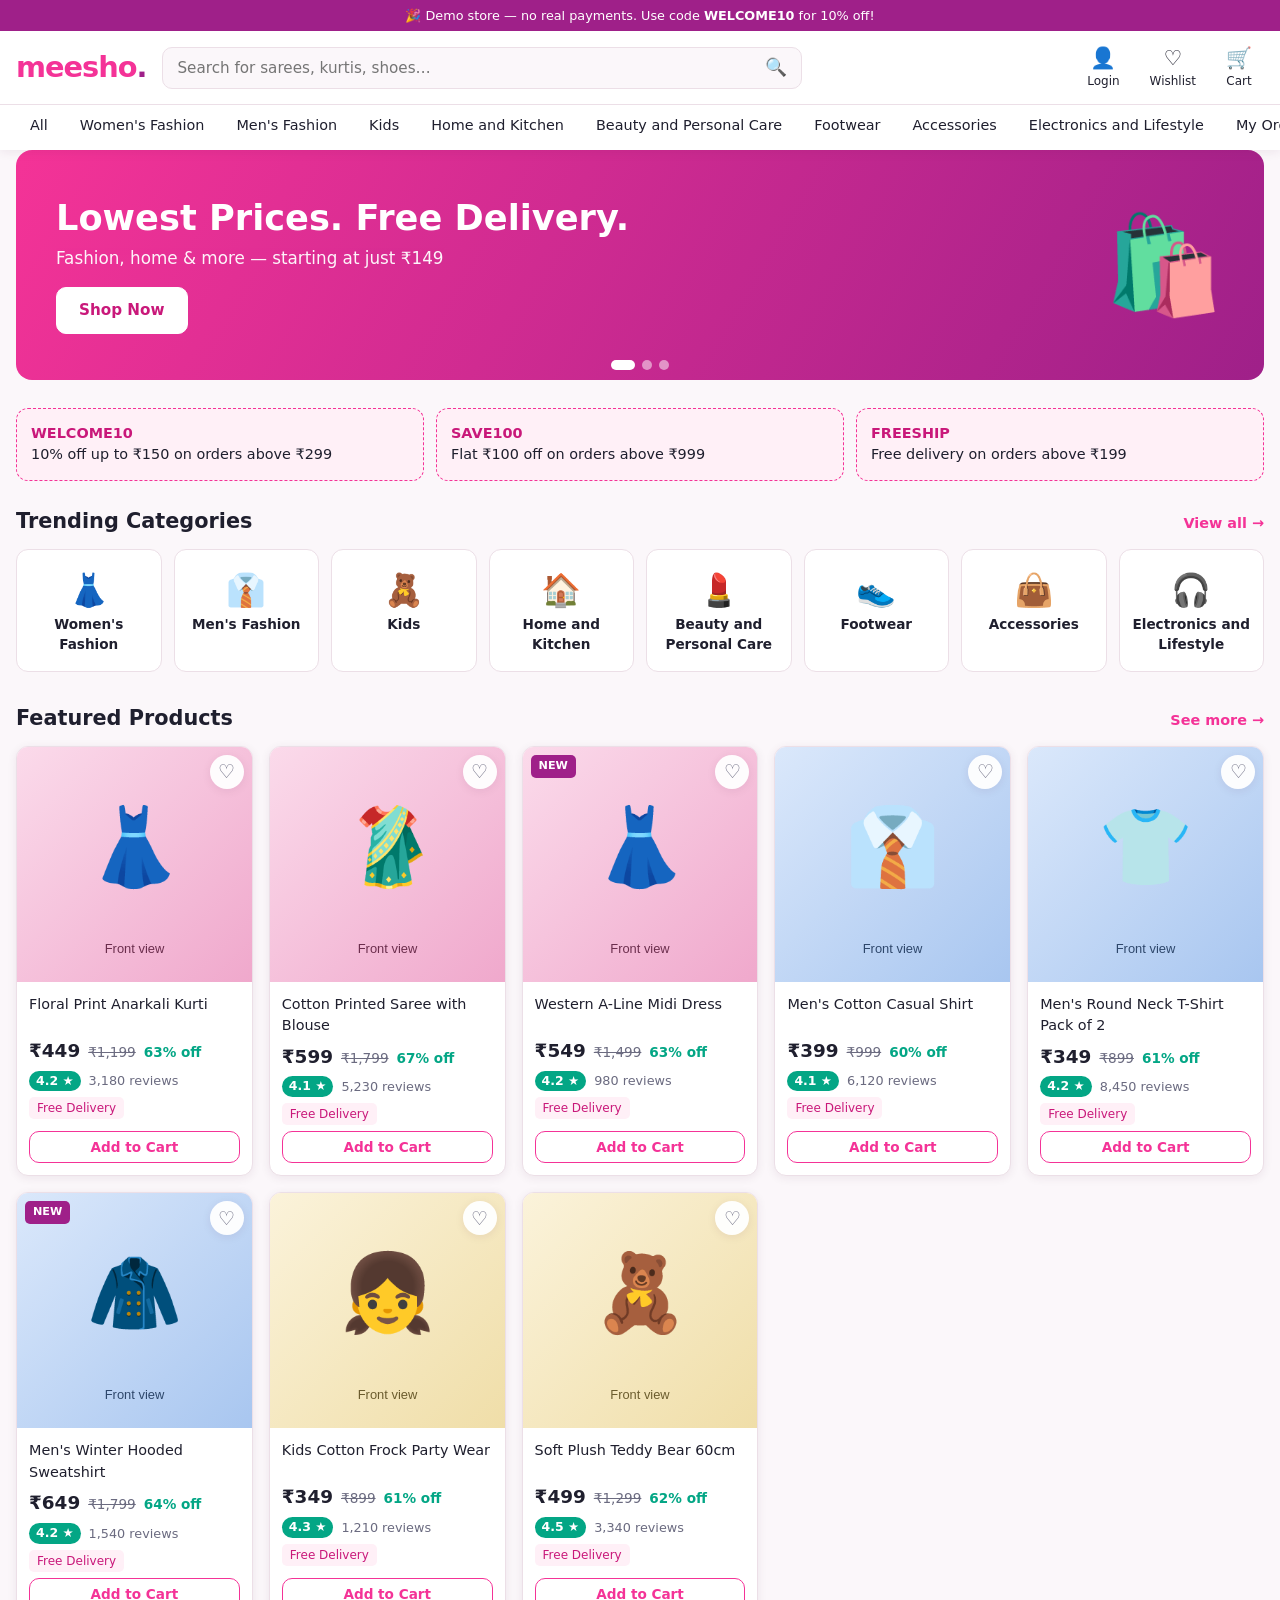
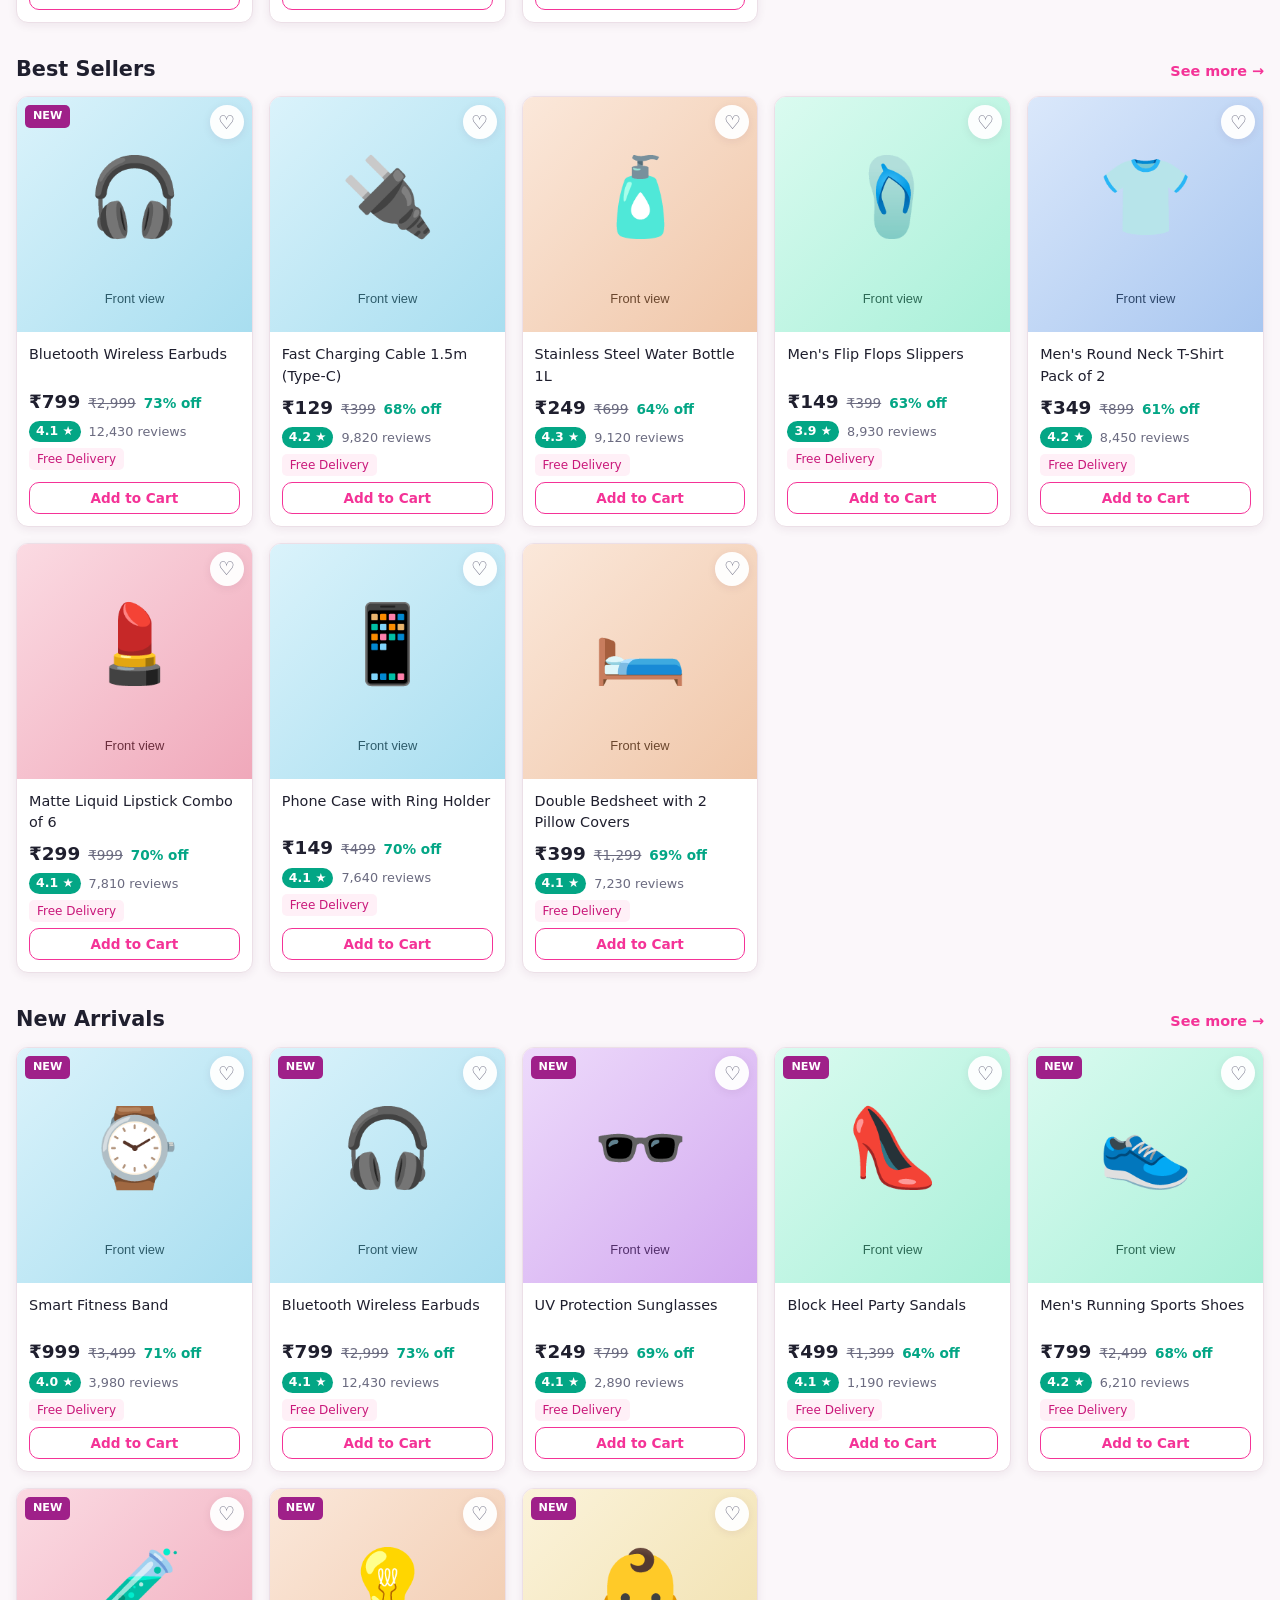
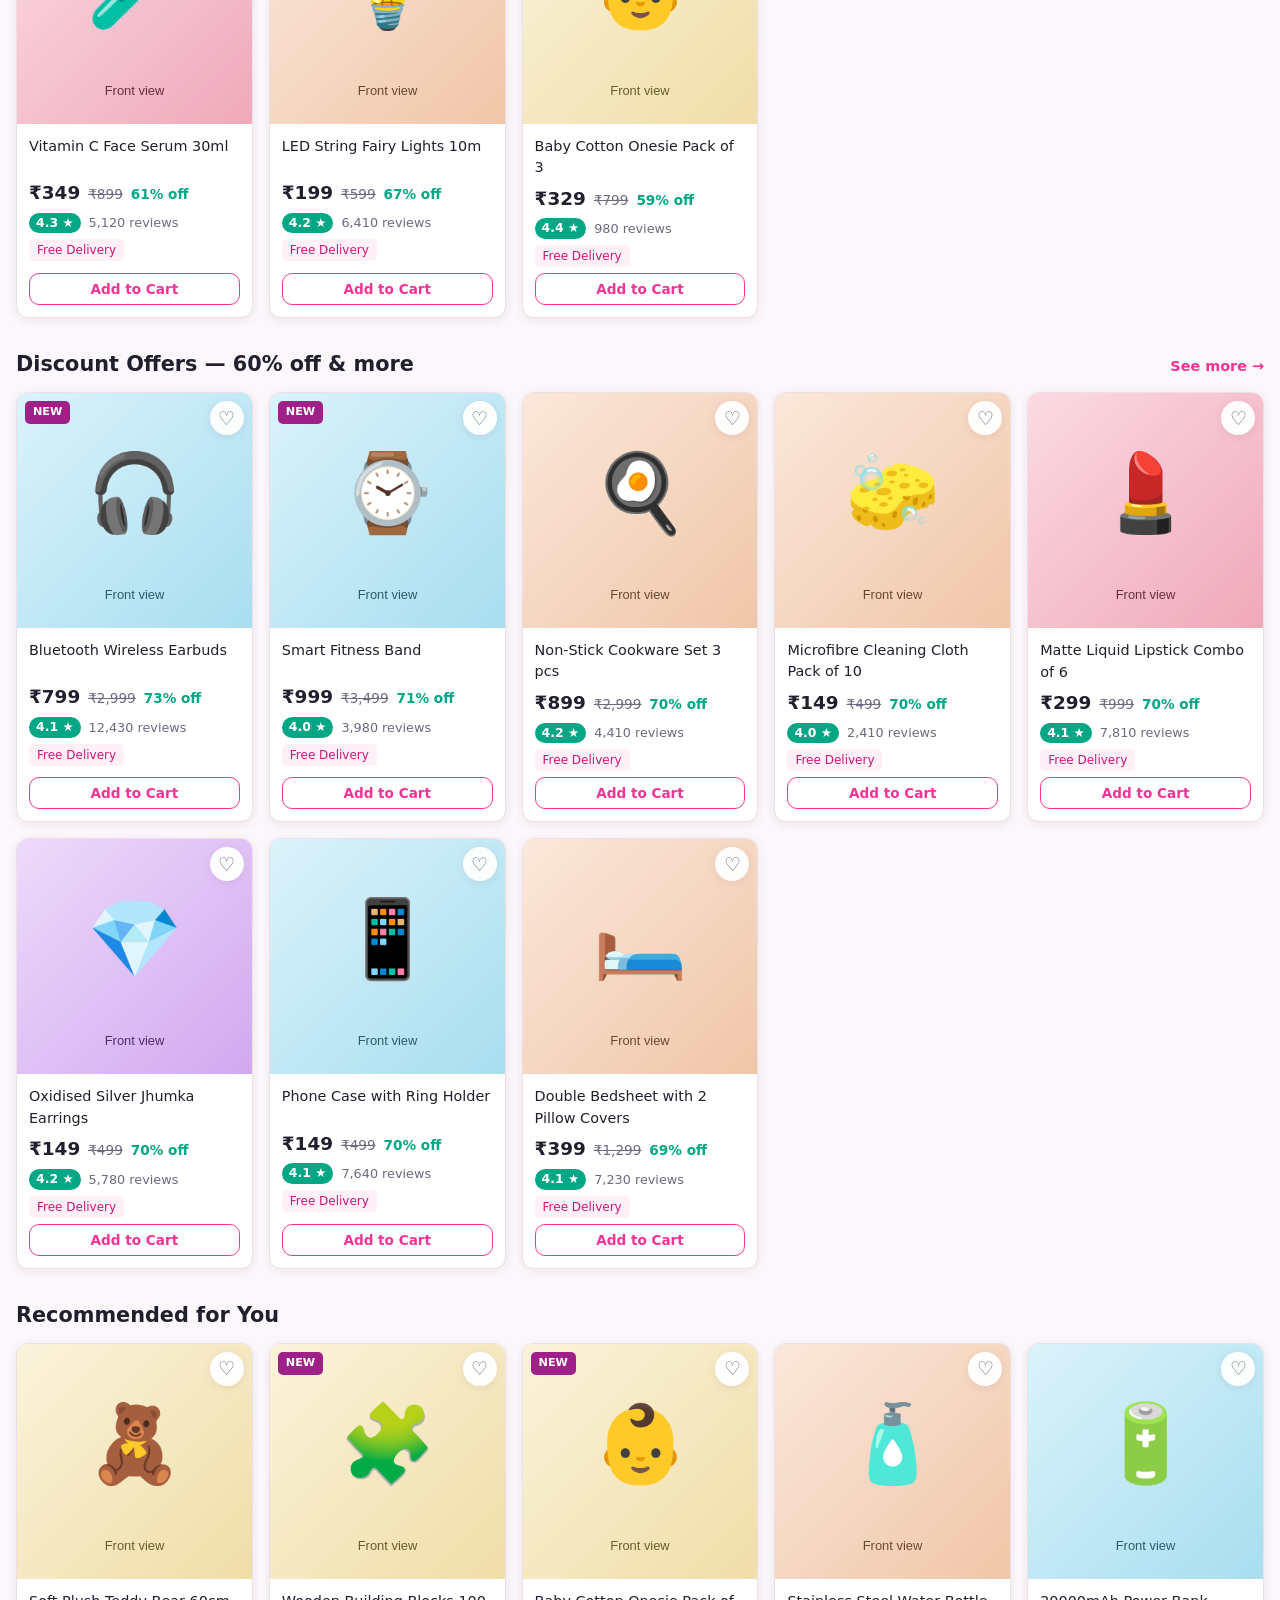
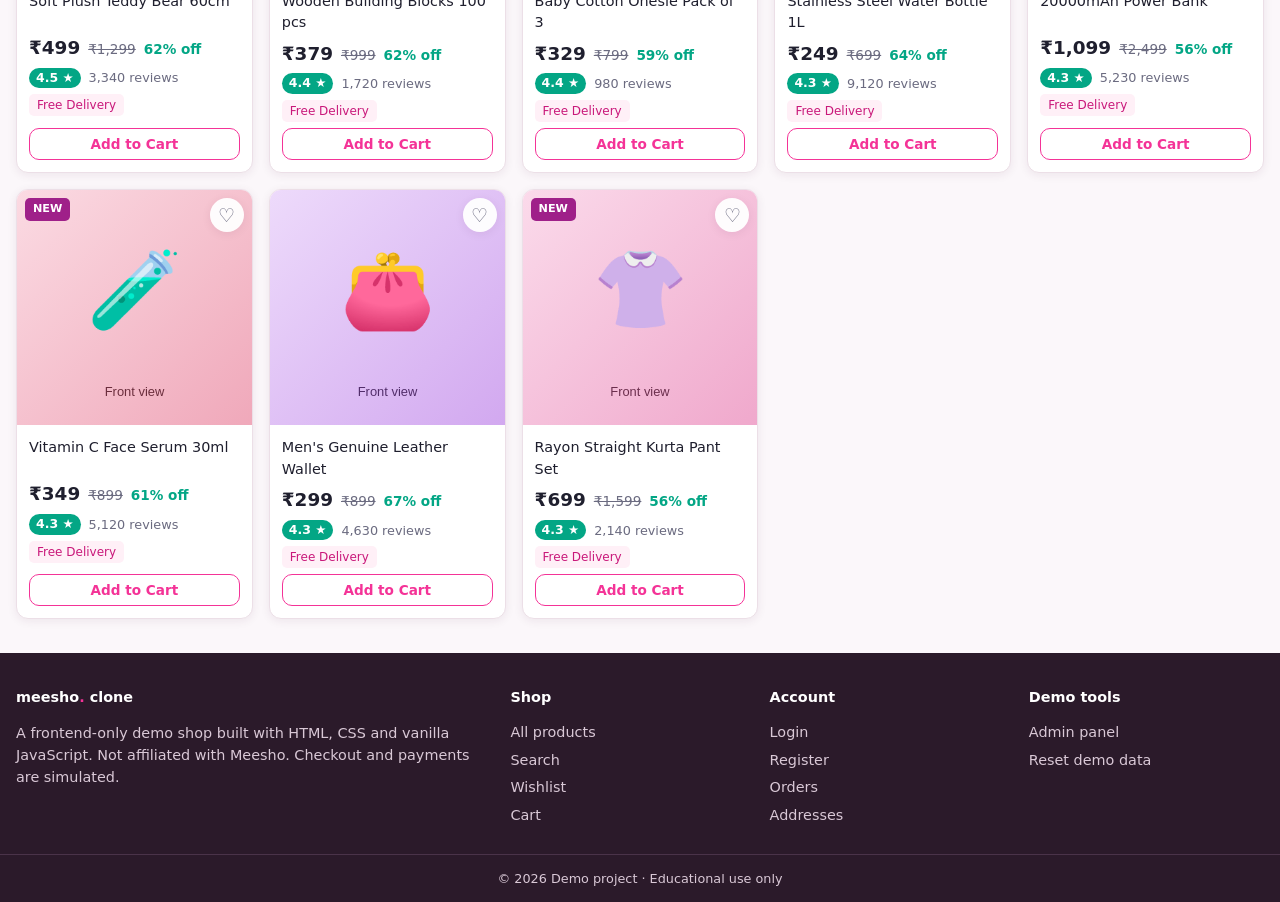
<file: index.html>
<!DOCTYPE html>
<html lang="en">
<head>
<meta charset="UTF-8">
<meta name="viewport" content="width=device-width, initial-scale=1">
<title>Home | Meesho Clone</title>
<link rel="stylesheet" href="css/style.css">
<link rel="stylesheet" href="css/components.css">
<link rel="stylesheet" href="css/responsive.css">
</head>
<body>
<div id="site-header"></div>
<main class="container" id="app">
<div class="hero" id="hero" aria-label="Promotions"></div>
<div class="offer-strip" id="offers"></div>
<section class="section"><div class="section-head"><h2>Trending Categories</h2><a href="products.html">View all →</a></div><div class="cat-tiles" id="cat-tiles"></div></section>
<section class="section"><div class="section-head"><h2>Featured Products</h2><a href="products.html">See more →</a></div><div class="product-grid" id="featured"></div></section>
<section class="section"><div class="section-head"><h2>Best Sellers</h2><a href="products.html?sort=reviews">See more →</a></div><div class="product-grid" id="bestsellers"></div></section>
<section class="section"><div class="section-head"><h2>New Arrivals</h2><a href="products.html?sort=newest">See more →</a></div><div class="product-grid" id="new-arrivals"></div></section>
<section class="section"><div class="section-head"><h2>Discount Offers — 60% off &amp; more</h2><a href="products.html?sort=discount">See more →</a></div><div class="product-grid" id="deals"></div></section>
<section class="section"><div class="section-head"><h2>Recommended for You</h2></div><div class="product-grid" id="recommended"></div></section>
<section class="section hidden" id="recent-section"><div class="section-head"><h2>Recently Viewed</h2></div><div class="product-grid" id="recent"></div></section>
</main>
<div id="site-footer"></div>
<script src="js/products.js"></script>
<script src="js/storage.js"></script>
<script src="js/common.js"></script>
<script src="js/home.js"></script>
</body>
</html>
</file>
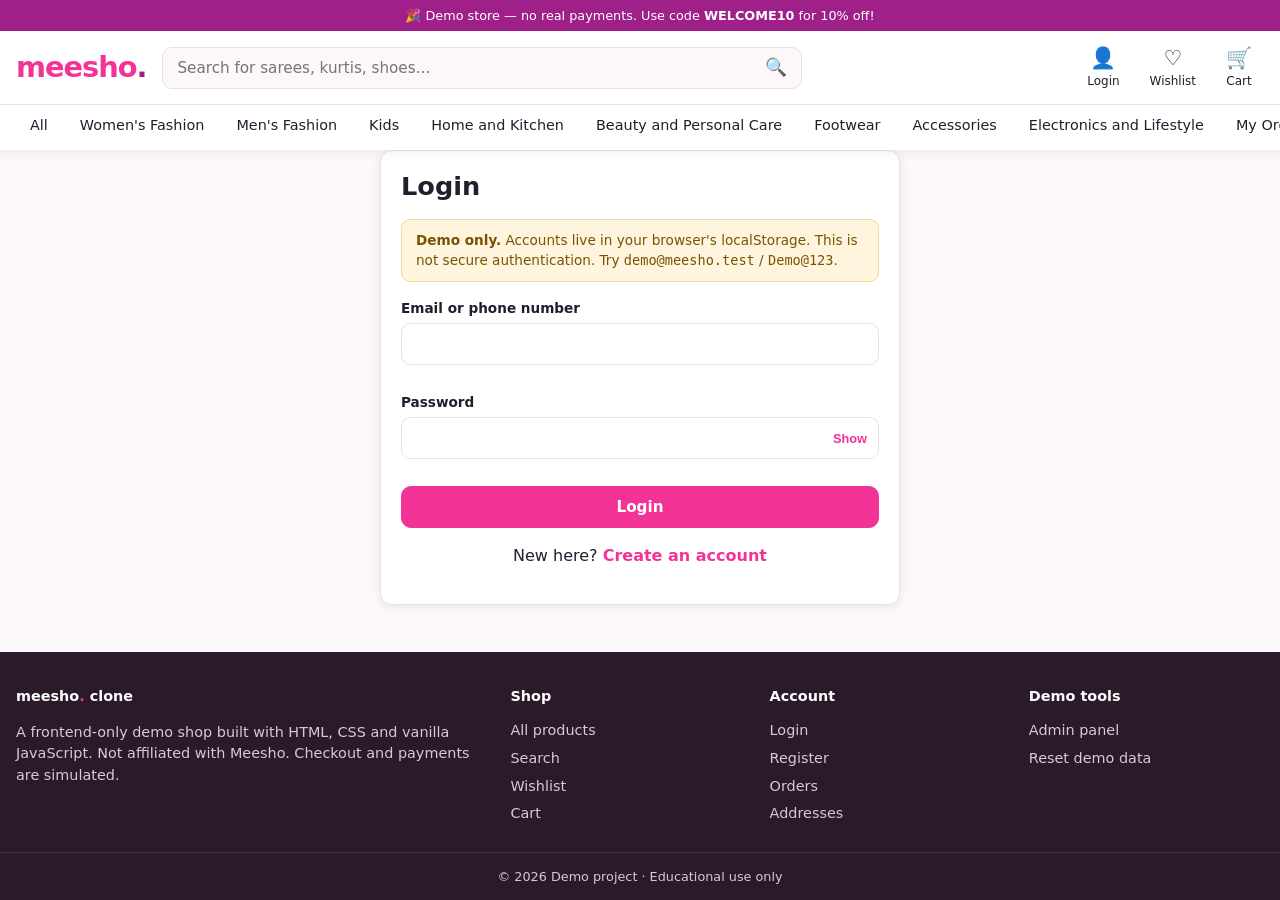
<file: account.html>
<!DOCTYPE html>
<html lang="en">
<head>
<meta charset="UTF-8">
<meta name="viewport" content="width=device-width, initial-scale=1">
<title>My Account | Meesho Clone</title>
<link rel="stylesheet" href="css/style.css">
<link rel="stylesheet" href="css/components.css">
<link rel="stylesheet" href="css/responsive.css">
</head>
<body>
<div id="site-header"></div>
<main class="container" id="app">
<h1 class="page-title">My Account</h1><div id="acc-root"></div>
</main>
<div id="site-footer"></div>
<script src="js/products.js"></script>
<script src="js/storage.js"></script>
<script src="js/common.js"></script>
<script src="js/account.js"></script>
</body>
</html>
</file>
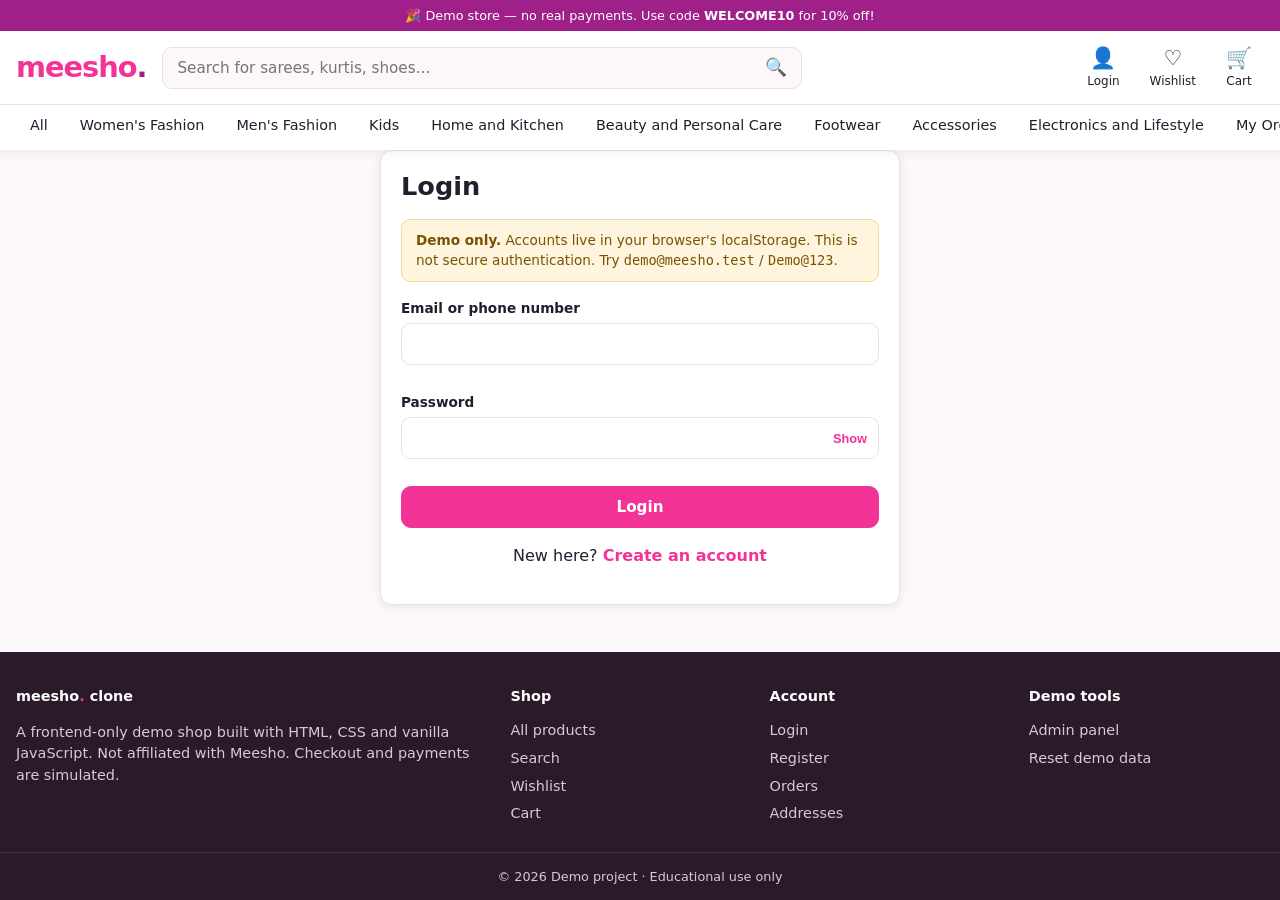
<file: addresses.html>
<!DOCTYPE html>
<html lang="en">
<head>
<meta charset="UTF-8">
<meta name="viewport" content="width=device-width, initial-scale=1">
<title>Addresses | Meesho Clone</title>
<link rel="stylesheet" href="css/style.css">
<link rel="stylesheet" href="css/components.css">
<link rel="stylesheet" href="css/responsive.css">
</head>
<body>
<div id="site-header"></div>
<main class="container" id="app">
<h1 class="page-title">Saved Addresses</h1><div id="addr-list" class="addr-grid"></div>
<div class="panel narrow" style="margin:0;max-width:720px"><h2 id="addr-form-title">Add new address</h2><form id="addr-form" novalidate><div id="addr-fields"></div>
<label class="opt"><input type="checkbox" id="addr-default"> Set as default address</label>
<div style="display:flex;gap:10px;margin-top:12px"><button class="btn" type="submit" id="addr-submit">Save address</button><button class="btn btn-outline hidden" type="button" id="addr-cancel">Cancel edit</button></div></form></div>
</main>
<div id="site-footer"></div>
<script src="js/products.js"></script>
<script src="js/storage.js"></script>
<script src="js/common.js"></script>
<script src="js/addresses.js"></script>
</body>
</html>
</file>
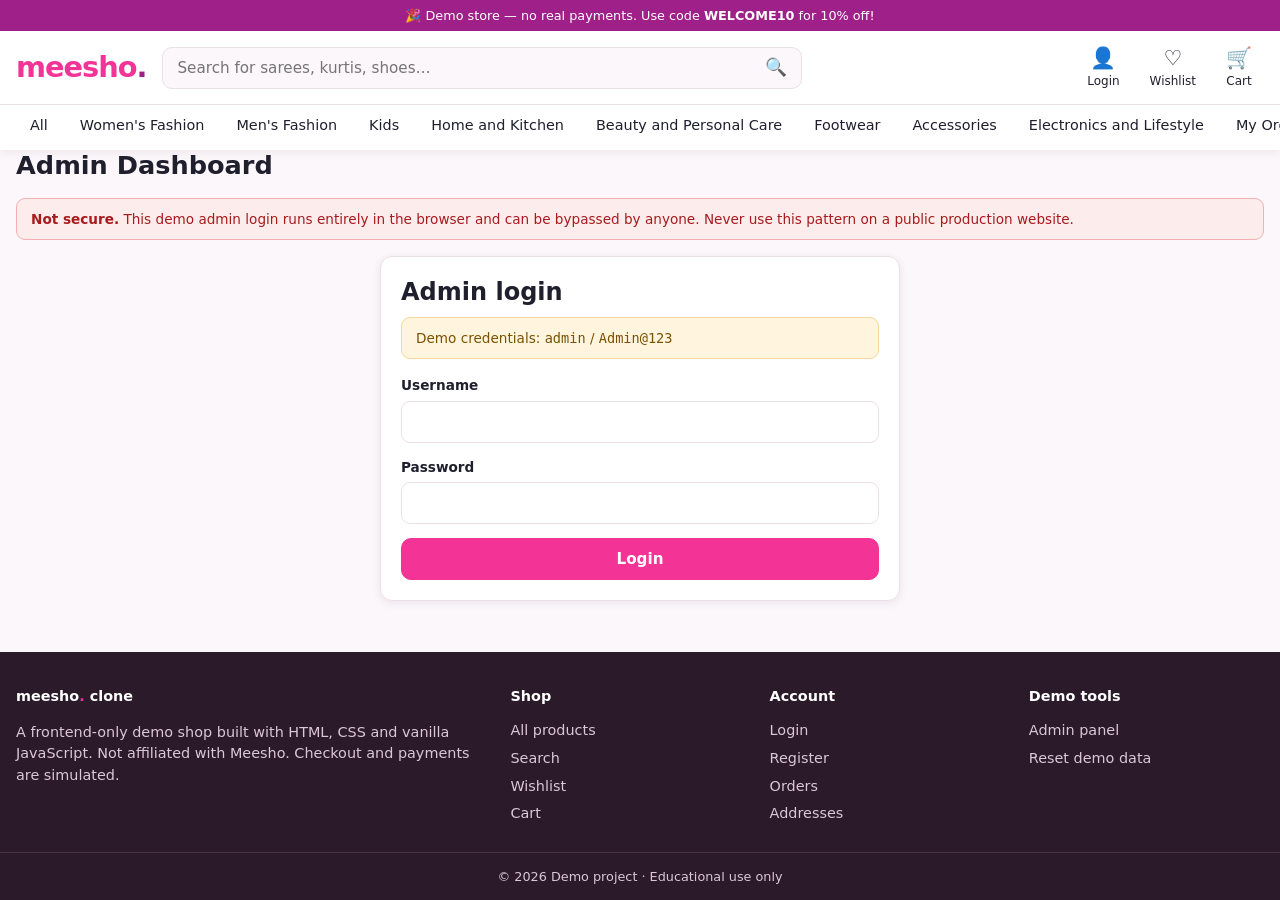
<file: admin.html>
<!DOCTYPE html>
<html lang="en">
<head>
<meta charset="UTF-8">
<meta name="viewport" content="width=device-width, initial-scale=1">
<title>Admin Dashboard | Meesho Clone</title>
<link rel="stylesheet" href="css/style.css">
<link rel="stylesheet" href="css/components.css">
<link rel="stylesheet" href="css/responsive.css">
<link rel="stylesheet" href="css/admin.css">
</head>
<body>
<div id="site-header"></div>
<main class="container" id="app">
<h1 class="page-title">Admin Dashboard</h1>
<div class="admin-warn"><b>Not secure.</b> This demo admin login runs entirely in the browser and can be bypassed by anyone. Never use this pattern on a public production website.</div><div id="admin-root"></div>
</main>
<div id="site-footer"></div>
<script src="js/products.js"></script>
<script src="js/storage.js"></script>
<script src="js/common.js"></script>
<script src="js/admin.js"></script>
</body>
</html>
</file>
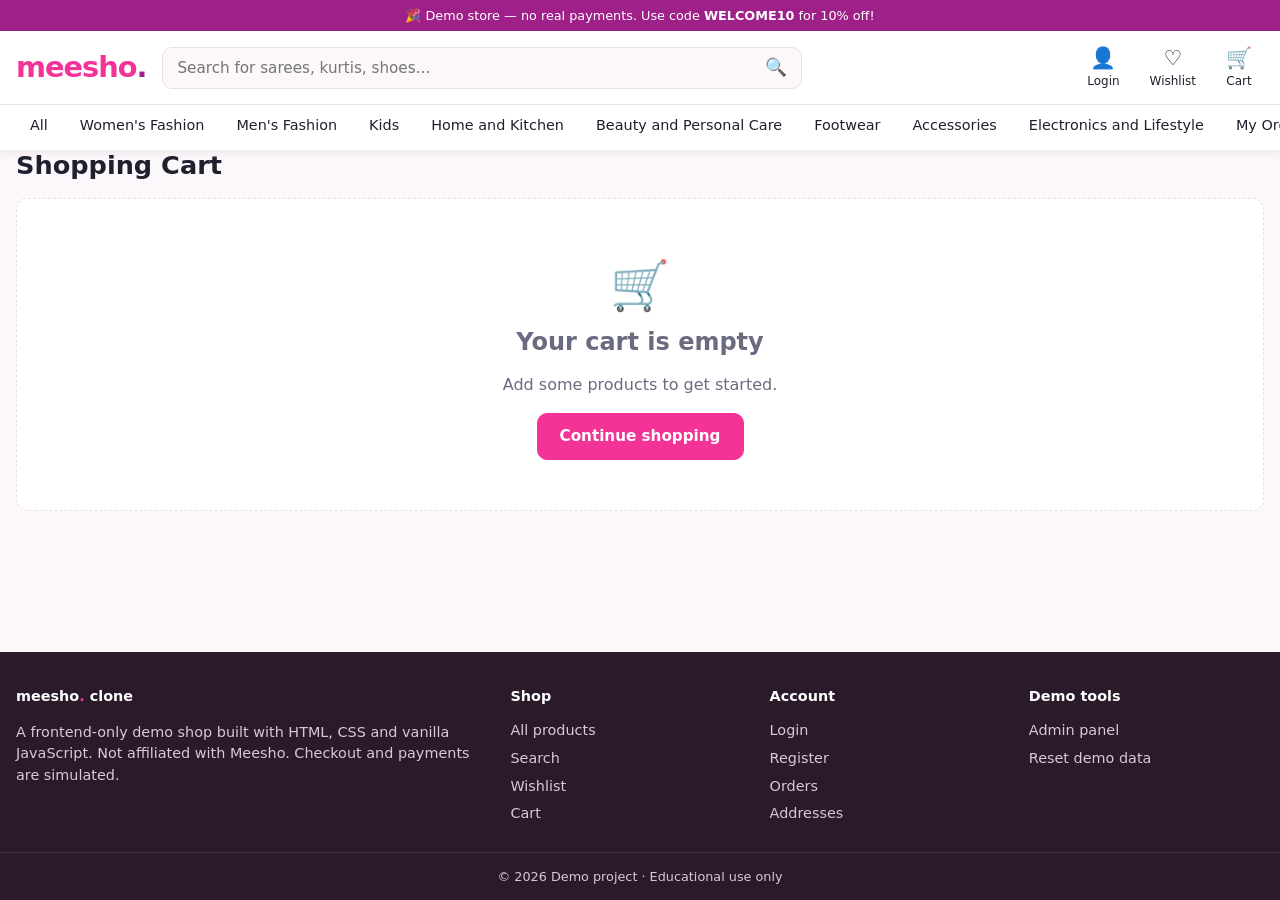
<file: cart.html>
<!DOCTYPE html>
<html lang="en">
<head>
<meta charset="UTF-8">
<meta name="viewport" content="width=device-width, initial-scale=1">
<title>Shopping Cart | Meesho Clone</title>
<link rel="stylesheet" href="css/style.css">
<link rel="stylesheet" href="css/components.css">
<link rel="stylesheet" href="css/responsive.css">
</head>
<body>
<div id="site-header"></div>
<main class="container" id="app">
<h1 class="page-title">Shopping Cart</h1><div id="cart-root"></div>
</main>
<div id="site-footer"></div>
<script src="js/products.js"></script>
<script src="js/storage.js"></script>
<script src="js/common.js"></script>
<script src="js/cart.js"></script>
</body>
</html>
</file>
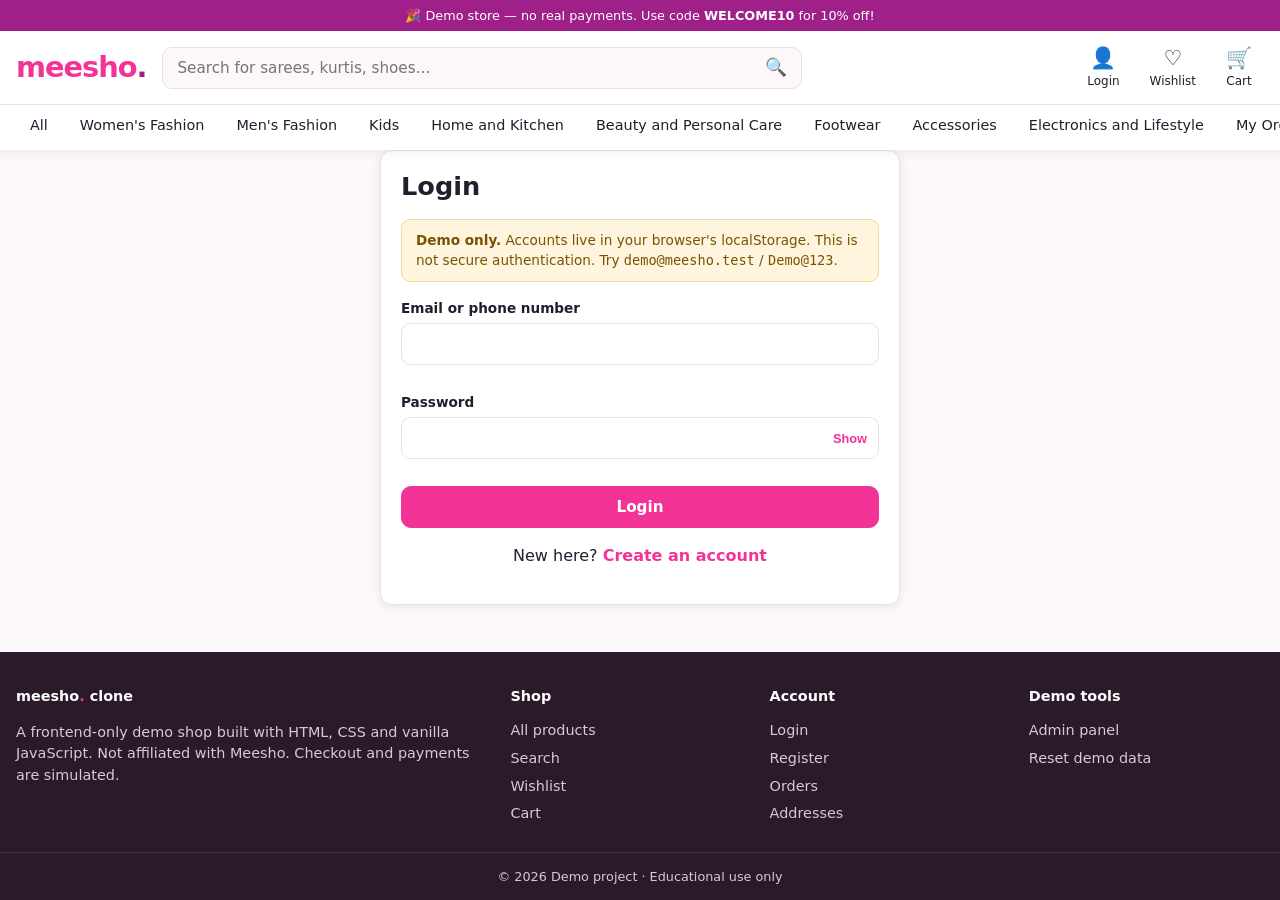
<file: checkout.html>
<!DOCTYPE html>
<html lang="en">
<head>
<meta charset="UTF-8">
<meta name="viewport" content="width=device-width, initial-scale=1">
<title>Checkout | Meesho Clone</title>
<link rel="stylesheet" href="css/style.css">
<link rel="stylesheet" href="css/components.css">
<link rel="stylesheet" href="css/responsive.css">
</head>
<body>
<div id="site-header"></div>
<main class="container" id="app">
<h1 class="page-title">Checkout</h1><div class="notice"><b>Simulated checkout.</b> No real payment is processed and no card details are collected.</div><div id="co-root"></div>
</main>
<div id="site-footer"></div>
<script src="js/products.js"></script>
<script src="js/storage.js"></script>
<script src="js/common.js"></script>
<script src="js/checkout.js"></script>
</body>
</html>
</file>
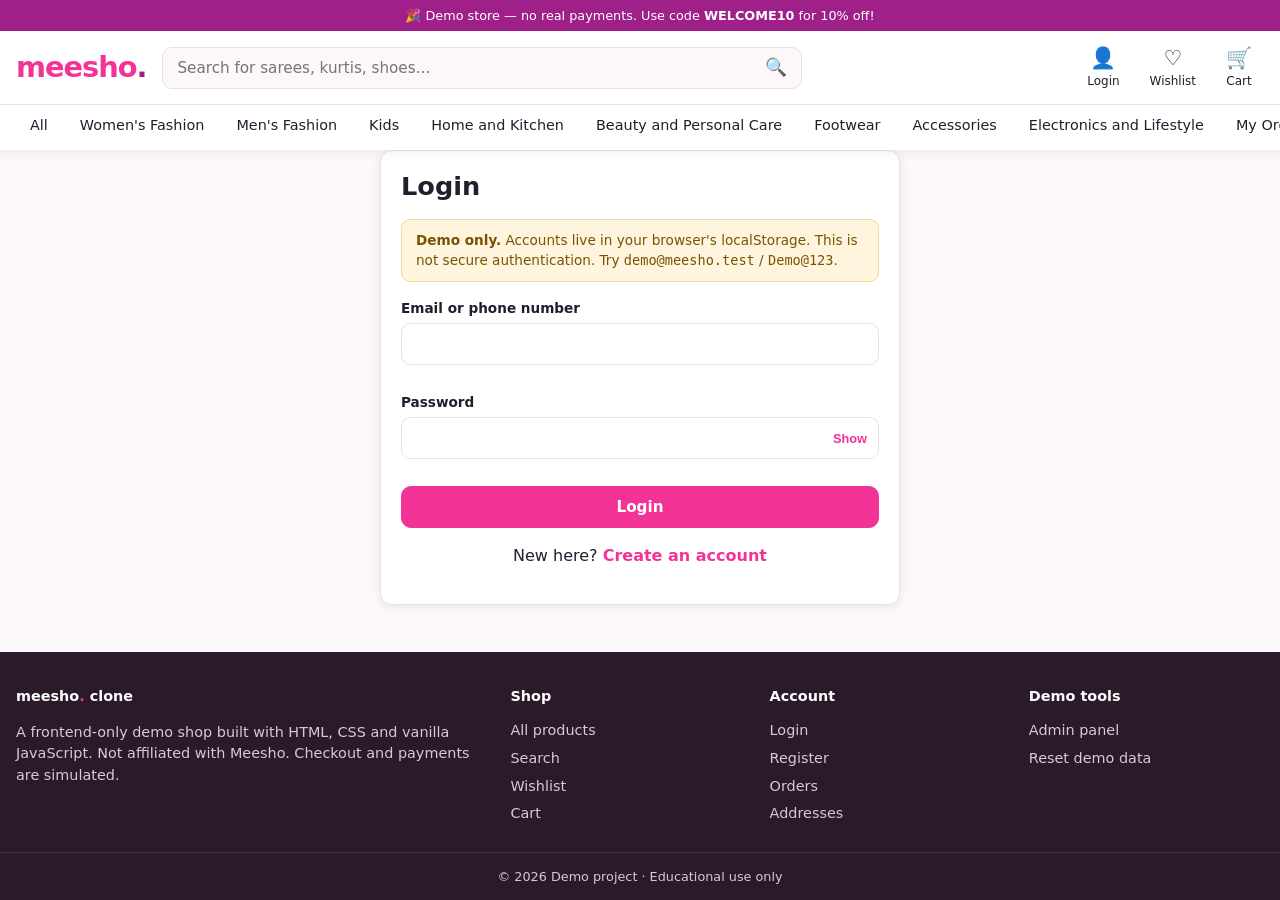
<file: login.html>
<!DOCTYPE html>
<html lang="en">
<head>
<meta charset="UTF-8">
<meta name="viewport" content="width=device-width, initial-scale=1">
<title>Login | Meesho Clone</title>
<link rel="stylesheet" href="css/style.css">
<link rel="stylesheet" href="css/components.css">
<link rel="stylesheet" href="css/responsive.css">
</head>
<body>
<div id="site-header"></div>
<main class="container" id="app">
<div class="narrow panel"><h1 class="page-title">Login</h1>
<div class="notice"><b>Demo only.</b> Accounts live in your browser's localStorage. This is not secure authentication. Try <code>demo@meesho.test</code> / <code>Demo@123</code>.</div>
<div id="form-msg" class="form-msg error hidden" role="alert"></div>
<form id="login-form" novalidate>
<div class="field"><label for="identity">Email or phone number</label><input id="identity" autocomplete="username"><small class="err" id="identity-err"></small></div>
<div class="field"><label for="password">Password</label><div class="pw-wrap"><input id="password" type="password" autocomplete="current-password"><button type="button" class="pw-toggle" data-toggle="password">Show</button></div><small class="err" id="password-err"></small></div>
<button class="btn btn-block" type="submit">Login</button></form>
<p style="text-align:center">New here? <a href="register.html" style="color:var(--pink);font-weight:600">Create an account</a></p></div>
</main>
<div id="site-footer"></div>
<script src="js/products.js"></script>
<script src="js/storage.js"></script>
<script src="js/common.js"></script>
<script src="js/auth.js"></script>
</body>
</html>
</file>
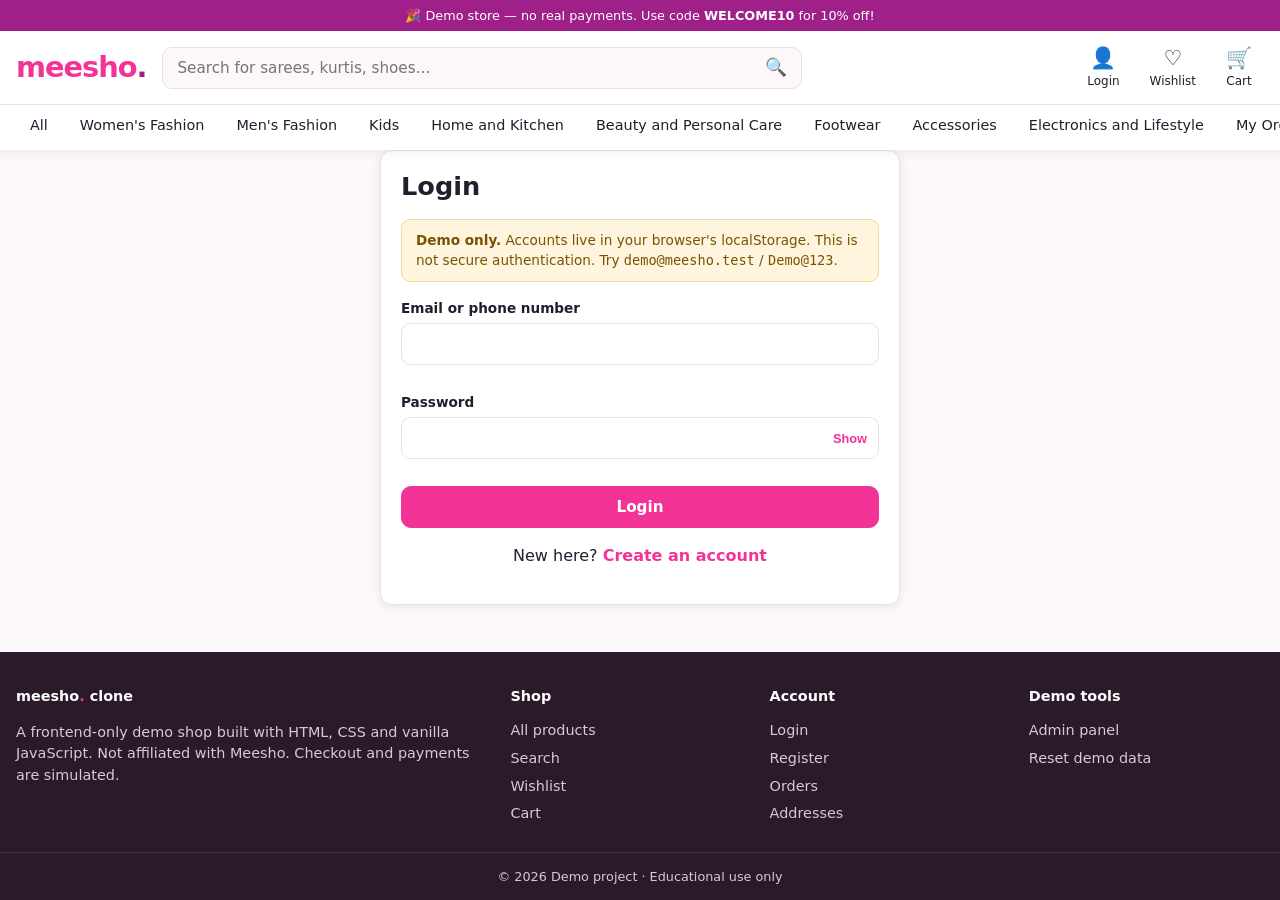
<file: order-details.html>
<!DOCTYPE html>
<html lang="en">
<head>
<meta charset="UTF-8">
<meta name="viewport" content="width=device-width, initial-scale=1">
<title>Order Details | Meesho Clone</title>
<link rel="stylesheet" href="css/style.css">
<link rel="stylesheet" href="css/components.css">
<link rel="stylesheet" href="css/responsive.css">
</head>
<body>
<div id="site-header"></div>
<main class="container" id="app">
<div id="od-root"></div>
</main>
<div id="site-footer"></div>
<script src="js/products.js"></script>
<script src="js/storage.js"></script>
<script src="js/common.js"></script>
<script src="js/order-details.js"></script>
</body>
</html>
</file>
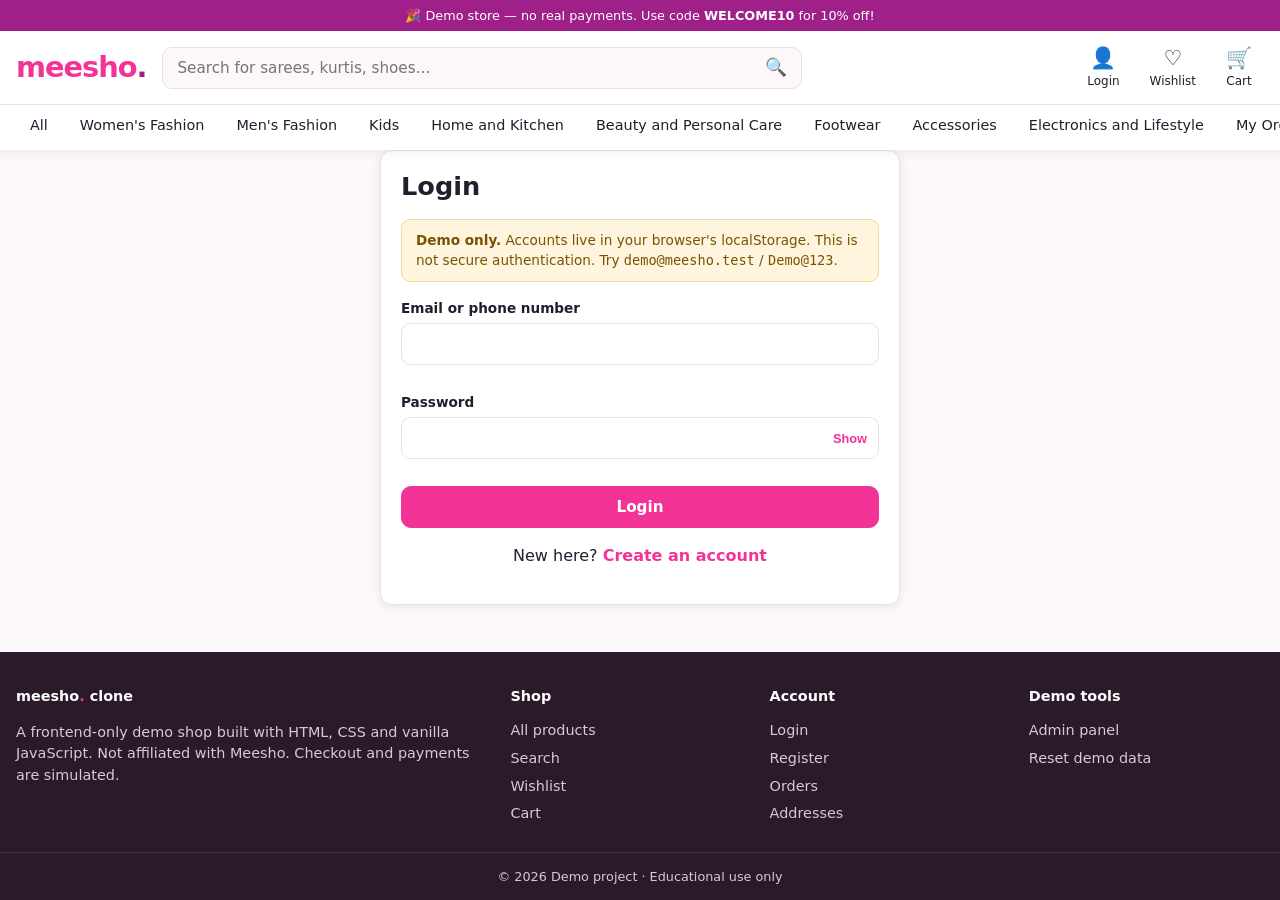
<file: orders.html>
<!DOCTYPE html>
<html lang="en">
<head>
<meta charset="UTF-8">
<meta name="viewport" content="width=device-width, initial-scale=1">
<title>My Orders | Meesho Clone</title>
<link rel="stylesheet" href="css/style.css">
<link rel="stylesheet" href="css/components.css">
<link rel="stylesheet" href="css/responsive.css">
</head>
<body>
<div id="site-header"></div>
<main class="container" id="app">
<h1 class="page-title">My Orders</h1><div id="orders-root"></div>
</main>
<div id="site-footer"></div>
<script src="js/products.js"></script>
<script src="js/storage.js"></script>
<script src="js/common.js"></script>
<script src="js/orders.js"></script>
</body>
</html>
</file>
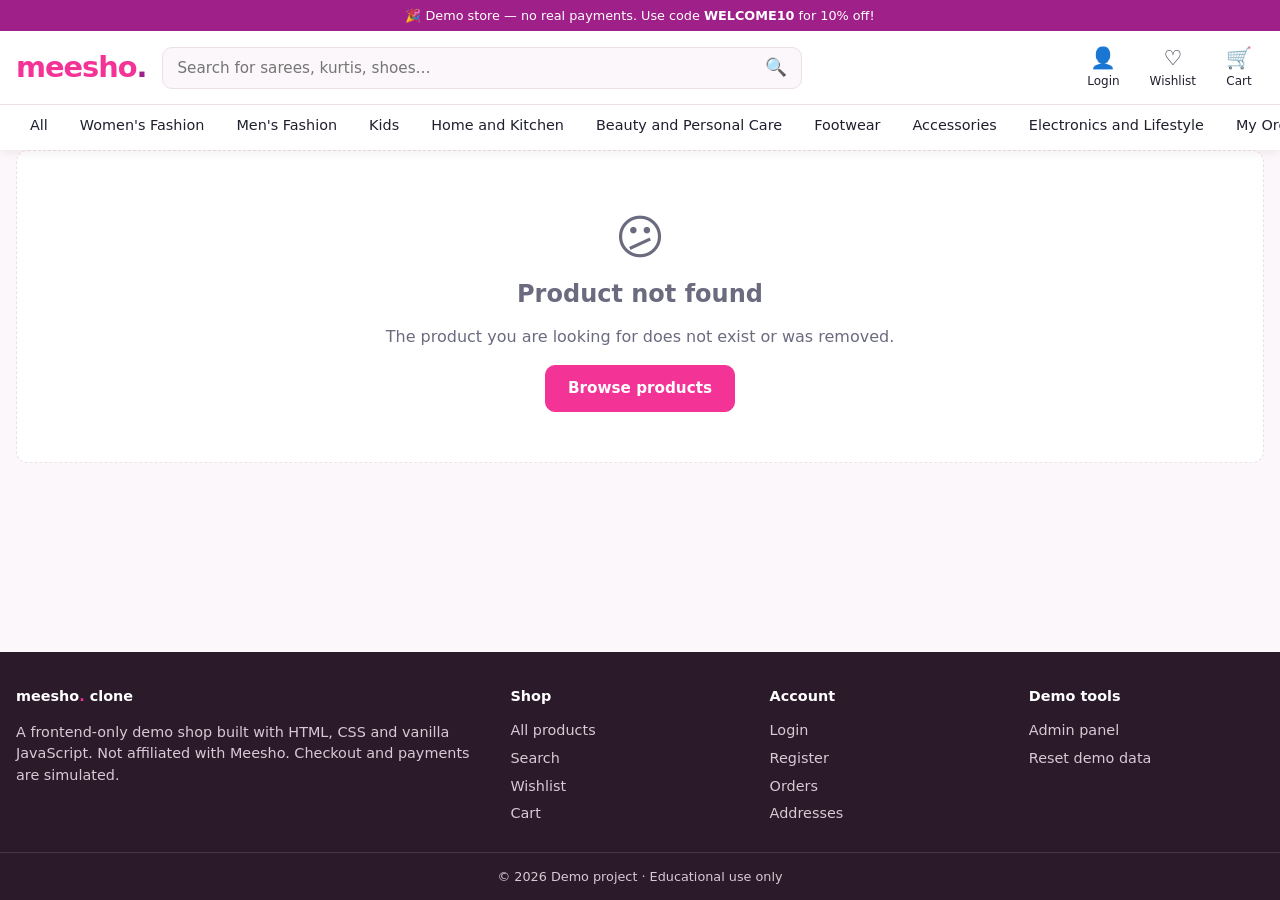
<file: product-details.html>
<!DOCTYPE html>
<html lang="en">
<head>
<meta charset="UTF-8">
<meta name="viewport" content="width=device-width, initial-scale=1">
<title>Product Details | Meesho Clone</title>
<link rel="stylesheet" href="css/style.css">
<link rel="stylesheet" href="css/components.css">
<link rel="stylesheet" href="css/responsive.css">
</head>
<body>
<div id="site-header"></div>
<main class="container" id="app">
<div id="pd-root"><div class="loading"><div class="spinner"></div>Loading product…</div></div>
</main>
<div id="site-footer"></div>
<script src="js/products.js"></script>
<script src="js/storage.js"></script>
<script src="js/common.js"></script>
<script src="js/product-details.js"></script>
</body>
</html>
</file>
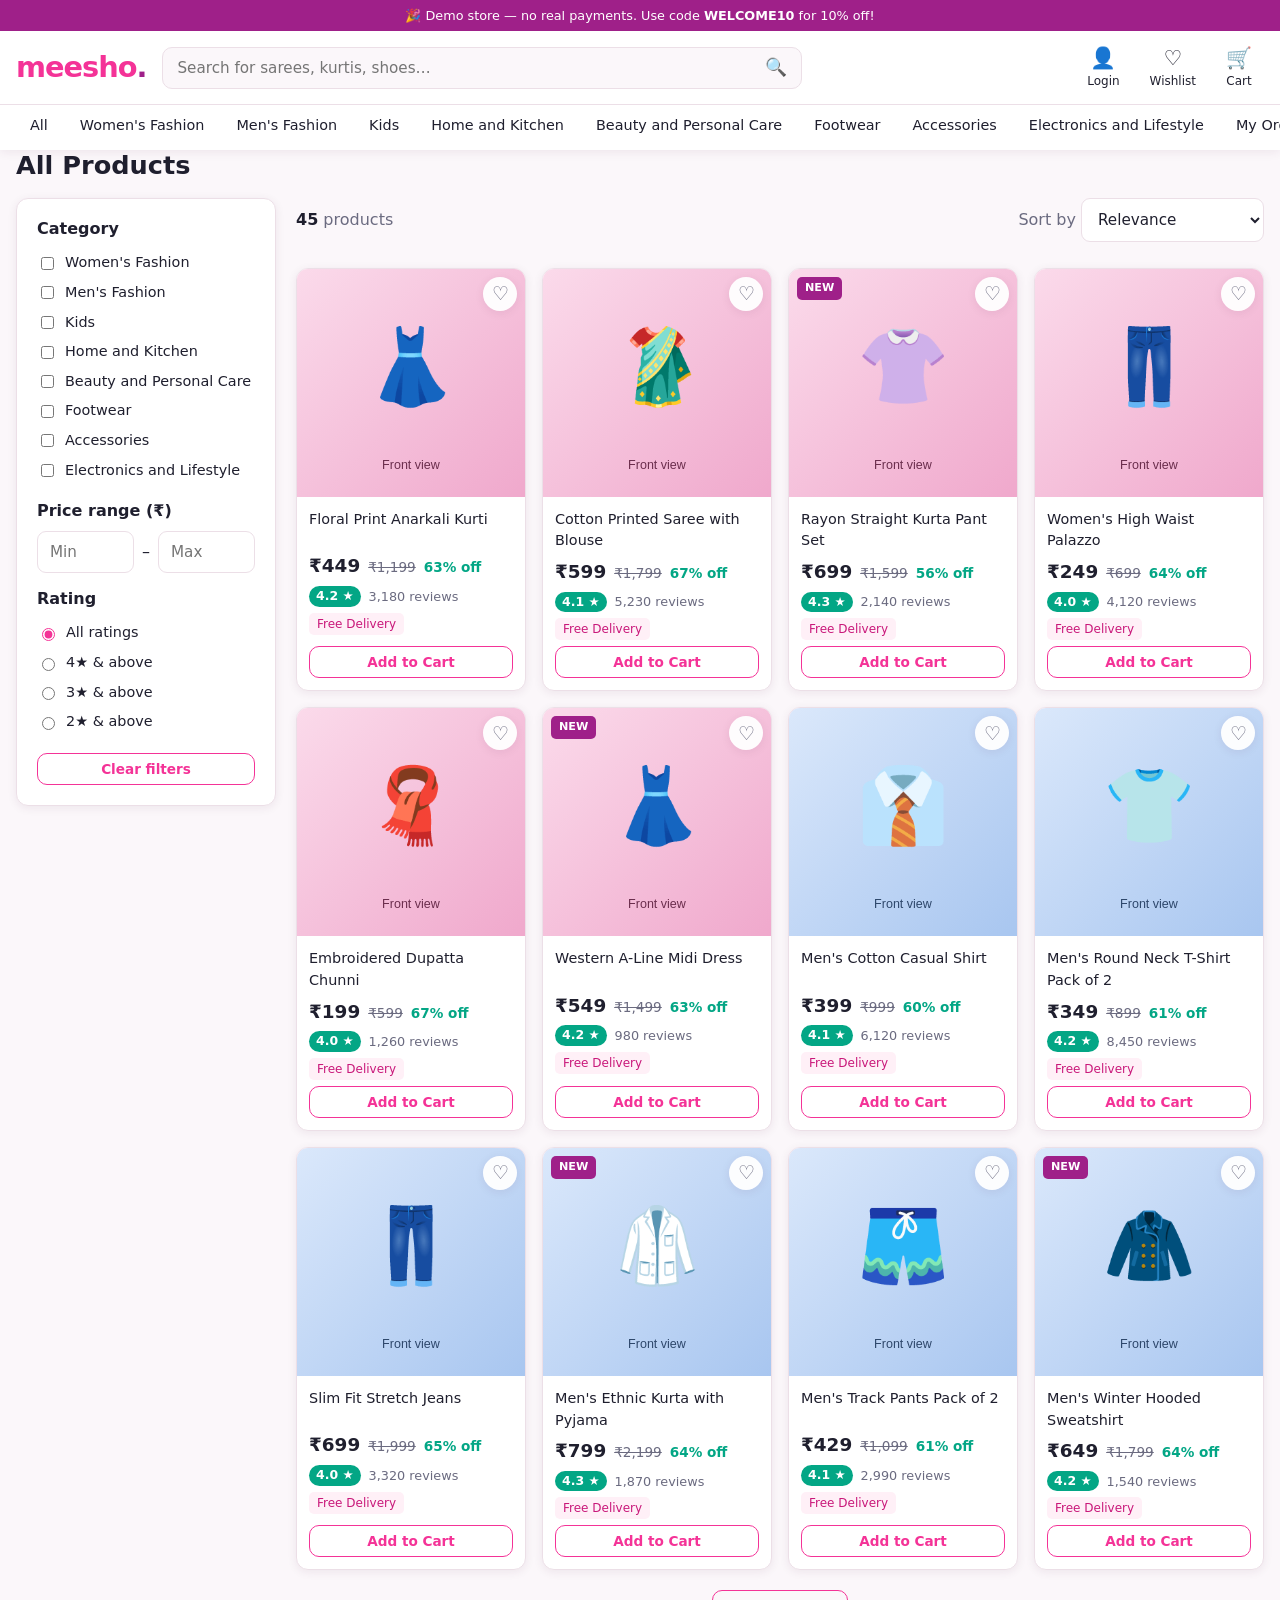
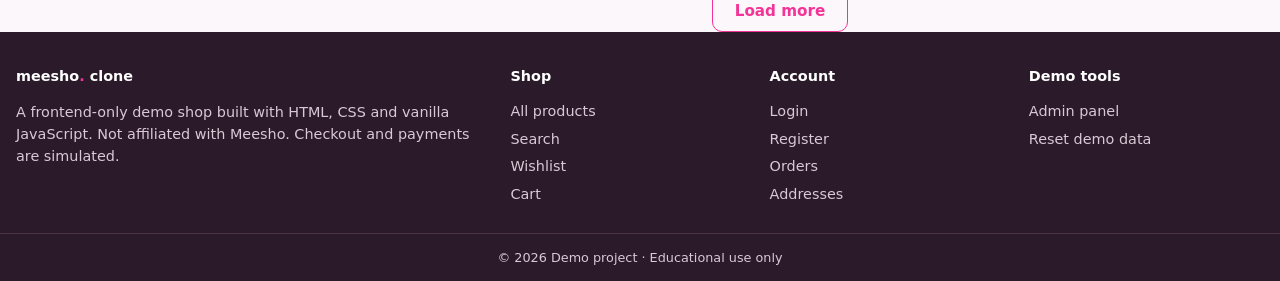
<file: products.html>
<!DOCTYPE html>
<html lang="en">
<head>
<meta charset="UTF-8">
<meta name="viewport" content="width=device-width, initial-scale=1">
<title>Products | Meesho Clone</title>
<link rel="stylesheet" href="css/style.css">
<link rel="stylesheet" href="css/components.css">
<link rel="stylesheet" href="css/responsive.css">
</head>
<body>
<div id="site-header"></div>
<main class="container" id="app">
<h1 class="page-title" id="list-title">All Products</h1>
<div class="list-layout">
<aside class="filters panel" id="filters" aria-label="Filters">
<h3>Category</h3><div id="f-cats"></div>
<h3>Price range (₹)</h3><div class="price-inputs"><input class="input" type="number" min="0" id="f-min" placeholder="Min" aria-label="Minimum price"><span>–</span><input class="input" type="number" min="0" id="f-max" placeholder="Max" aria-label="Maximum price"></div>
<h3>Rating</h3><label class="opt"><input type="radio" name="f-rating" value="0" checked> All ratings</label><label class="opt"><input type="radio" name="f-rating" value="4"> 4★ &amp; above</label><label class="opt"><input type="radio" name="f-rating" value="3"> 3★ &amp; above</label><label class="opt"><input type="radio" name="f-rating" value="2"> 2★ &amp; above</label>
<div style="margin-top:16px;display:flex;gap:8px"><button class="btn btn-outline btn-sm btn-block" id="clear-filters" type="button">Clear filters</button><button class="btn btn-sm filter-toggle" id="close-filters" type="button">Done</button></div>
</aside>
<section><div class="toolbar"><div><button class="btn btn-outline btn-sm filter-toggle" id="open-filters" type="button">☰ Filters</button> <b id="count">0</b> <span class="muted">products</span></div>
<label class="muted">Sort by <select class="input" id="sort" style="width:auto;display:inline-block"><option value="relevance">Relevance</option><option value="price-asc">Price: Low to High</option><option value="price-desc">Price: High to Low</option><option value="rating">Rating</option><option value="discount">Discount</option><option value="newest">Newest</option><option value="reviews">Popularity</option></select></label></div>
<div class="chips" id="chips"></div><div class="product-grid" id="grid"></div>
<div style="text-align:center;margin-top:20px"><button class="btn btn-outline hidden" id="load-more" type="button">Load more</button></div></section></div>
</main>
<div id="site-footer"></div>
<script src="js/products.js"></script>
<script src="js/storage.js"></script>
<script src="js/common.js"></script>
<script src="js/product-list.js"></script>
</body>
</html>
</file>
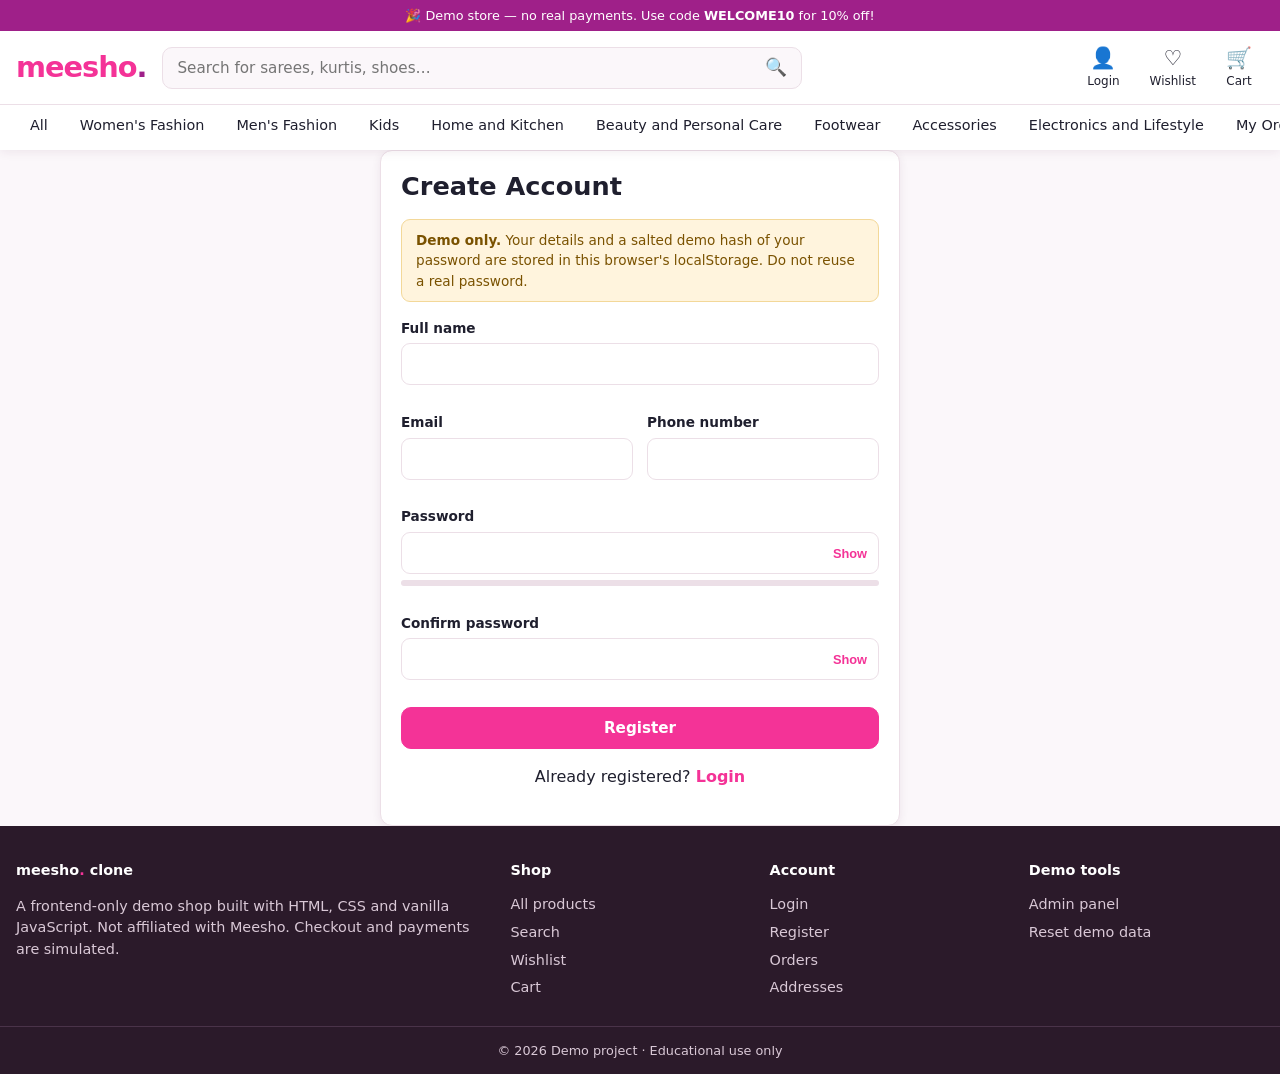
<file: register.html>
<!DOCTYPE html>
<html lang="en">
<head>
<meta charset="UTF-8">
<meta name="viewport" content="width=device-width, initial-scale=1">
<title>Register | Meesho Clone</title>
<link rel="stylesheet" href="css/style.css">
<link rel="stylesheet" href="css/components.css">
<link rel="stylesheet" href="css/responsive.css">
</head>
<body>
<div id="site-header"></div>
<main class="container" id="app">
<div class="narrow panel"><h1 class="page-title">Create Account</h1>
<div class="notice"><b>Demo only.</b> Your details and a salted demo hash of your password are stored in this browser's localStorage. Do not reuse a real password.</div>
<div id="form-msg" class="form-msg error hidden" role="alert"></div>
<form id="register-form" novalidate>
<div class="field"><label for="name">Full name</label><input id="name" autocomplete="name"><small class="err" id="name-err"></small></div>
<div class="grid-2"><div class="field"><label for="email">Email</label><input id="email" type="email" autocomplete="email"><small class="err" id="email-err"></small></div>
<div class="field"><label for="phone">Phone number</label><input id="phone" inputmode="numeric" maxlength="10" autocomplete="tel"><small class="err" id="phone-err"></small></div></div>
<div class="field"><label for="password">Password</label><div class="pw-wrap"><input id="password" type="password" autocomplete="new-password"><button type="button" class="pw-toggle" data-toggle="password">Show</button></div><div class="strength"><i id="strength-bar"></i></div><small id="strength-text" class="muted"></small><small class="err" id="password-err"></small></div>
<div class="field"><label for="confirm">Confirm password</label><div class="pw-wrap"><input id="confirm" type="password" autocomplete="new-password"><button type="button" class="pw-toggle" data-toggle="confirm">Show</button></div><small class="err" id="confirm-err"></small></div>
<button class="btn btn-block" type="submit">Register</button></form>
<p style="text-align:center">Already registered? <a href="login.html" style="color:var(--pink);font-weight:600">Login</a></p></div>
</main>
<div id="site-footer"></div>
<script src="js/products.js"></script>
<script src="js/storage.js"></script>
<script src="js/common.js"></script>
<script src="js/auth.js"></script>
</body>
</html>
</file>
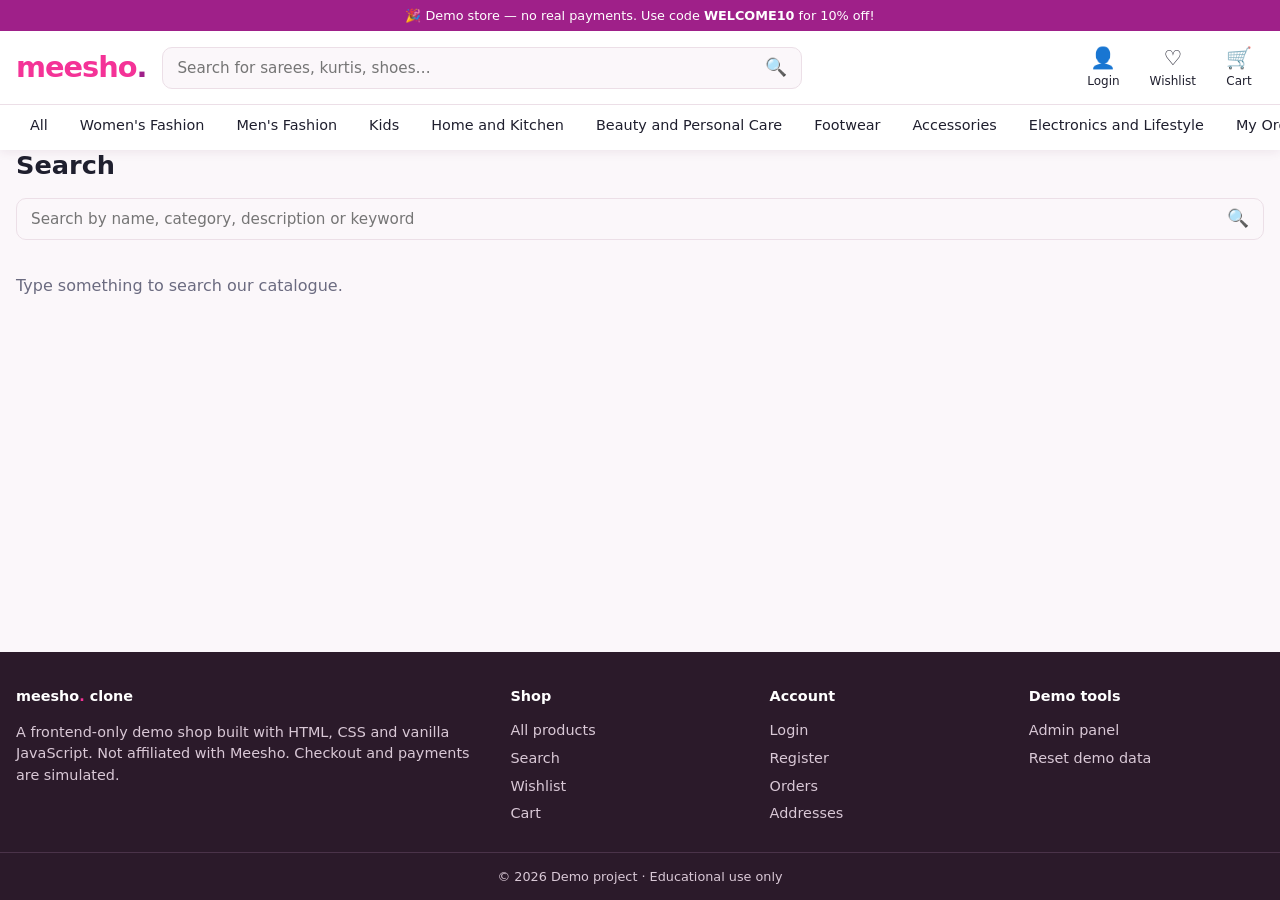
<file: search.html>
<!DOCTYPE html>
<html lang="en">
<head>
<meta charset="UTF-8">
<meta name="viewport" content="width=device-width, initial-scale=1">
<title>Search | Meesho Clone</title>
<link rel="stylesheet" href="css/style.css">
<link rel="stylesheet" href="css/components.css">
<link rel="stylesheet" href="css/responsive.css">
</head>
<body>
<div id="site-header"></div>
<main class="container" id="app">
<h1 class="page-title">Search</h1>
<div class="suggest-box"><form id="search-form" class="search-form" style="max-width:none" role="search"><input id="search-input" type="search" placeholder="Search by name, category, description or keyword" autocomplete="off" aria-label="Search products"><button type="submit" aria-label="Search">🔍</button></form><div class="suggestions hidden" id="suggestions"></div></div>
<div id="recent-box" class="section" style="margin-top:14px"></div><div id="search-summary" class="muted" style="margin-bottom:10px"></div><div class="product-grid" id="results"></div>
</main>
<div id="site-footer"></div>
<script src="js/products.js"></script>
<script src="js/storage.js"></script>
<script src="js/common.js"></script>
<script src="js/search.js"></script>
</body>
</html>
</file>
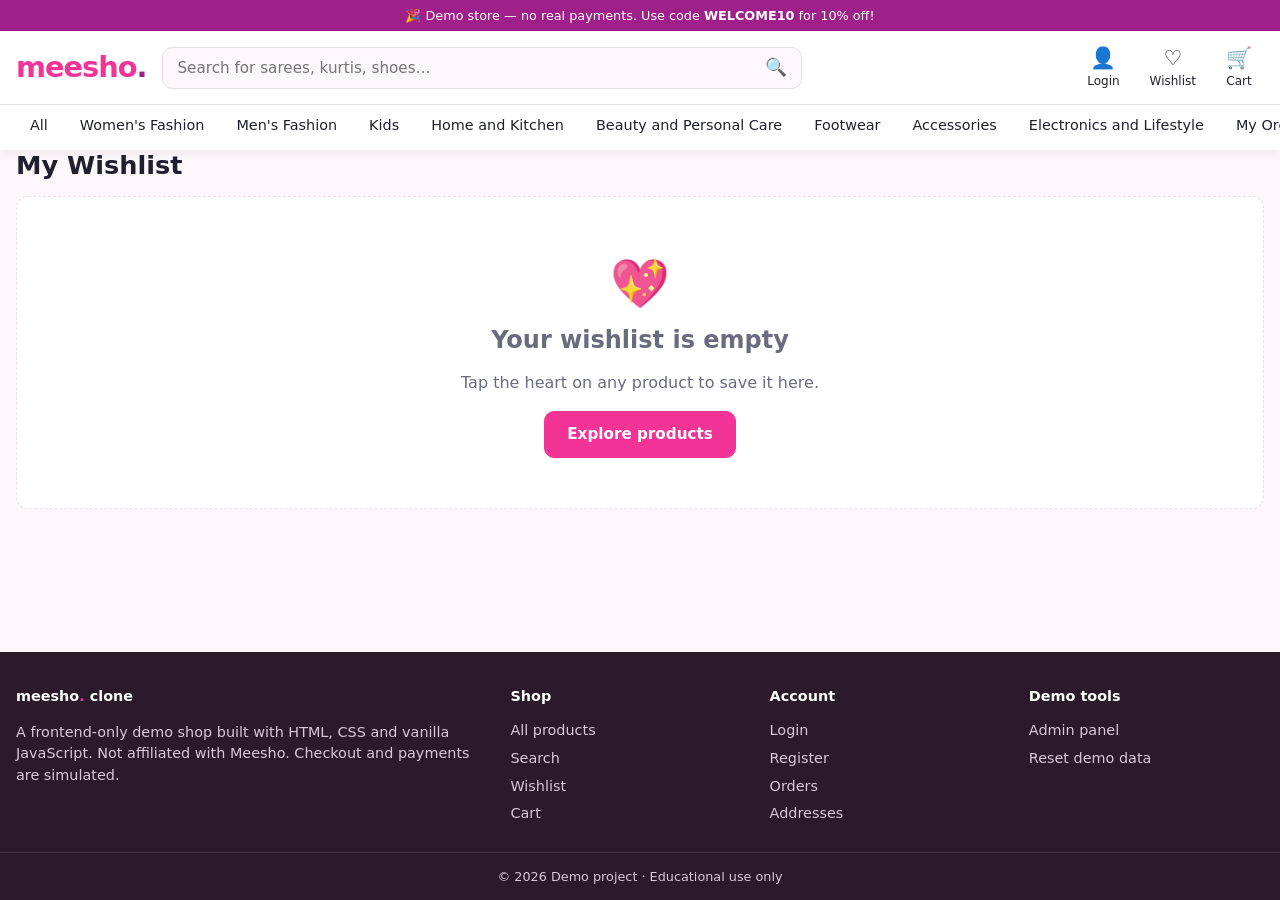
<file: wishlist.html>
<!DOCTYPE html>
<html lang="en">
<head>
<meta charset="UTF-8">
<meta name="viewport" content="width=device-width, initial-scale=1">
<title>Wishlist | Meesho Clone</title>
<link rel="stylesheet" href="css/style.css">
<link rel="stylesheet" href="css/components.css">
<link rel="stylesheet" href="css/responsive.css">
</head>
<body>
<div id="site-header"></div>
<main class="container" id="app">
<div class="section-head"><h1 class="page-title" style="margin:0">My Wishlist</h1><button class="btn btn-outline btn-sm hidden" id="remove-all" type="button">Remove all</button></div><div class="product-grid" id="wish-grid"></div>
</main>
<div id="site-footer"></div>
<script src="js/products.js"></script>
<script src="js/storage.js"></script>
<script src="js/common.js"></script>
<script src="js/wishlist.js"></script>
</body>
</html>
</file>
<file: css/style.css>
:root{--pink:#f43397;--pink-dark:#c9187a;--pink-light:#fff0f7;--purple:#9f2089;--text:#1f1f2e;--muted:#6b6b80;--border:#ecdfe7;--bg:#fbf7fa;--white:#fff;--green:#03a685;--red:#e5383b;--amber:#f59e0b;--radius:12px;--shadow:0 2px 10px rgba(80,20,60,.08)}
*,*::before,*::after{box-sizing:border-box}
html{scroll-behavior:smooth}
body{margin:0;font-family:"Segoe UI",system-ui,-apple-system,Roboto,Arial,sans-serif;color:var(--text);background:var(--bg);line-height:1.5;min-height:100vh;display:flex;flex-direction:column}
main{flex:1;padding:20px 0 40px}
img{max-width:100%;display:block}
a{color:inherit;text-decoration:none}
h1,h2,h3{line-height:1.25;margin:0 0 .6rem}
.container{width:100%;max-width:1280px;margin:0 auto;padding:0 16px}
.muted{color:var(--muted)}
.hidden{display:none!important}
/* header */
.topbar{background:var(--purple);color:#fff;text-align:center;font-size:.8rem;padding:6px 10px}
#site-header{position:sticky;top:0;z-index:50;background:var(--white);box-shadow:var(--shadow)}
.header-main{display:flex;align-items:center;gap:16px;padding-top:10px;padding-bottom:10px}
.logo{font-size:1.8rem;font-weight:800;color:var(--pink);letter-spacing:-1px}
.logo span{color:var(--purple)}
.search-form{flex:1;display:flex;border:1.5px solid var(--border);border-radius:10px;overflow:hidden;background:var(--bg);max-width:640px}
.search-form:focus-within{border-color:var(--pink)}
.search-form input{flex:1;border:0;background:transparent;padding:11px 14px;font-size:.95rem;outline:none;min-width:0}
.search-form button{border:0;background:transparent;padding:0 14px;cursor:pointer;font-size:1.1rem}
.header-actions{display:flex;gap:6px;margin-left:auto}
.hdr-link{display:flex;flex-direction:column;align-items:center;padding:4px 12px;font-size:.75rem;border-radius:8px}
.hdr-link:hover{background:var(--pink-light);color:var(--pink-dark)}
.hdr-ico{font-size:1.3rem;position:relative;line-height:1.3}
.badge{position:absolute;top:-5px;right:-10px;background:var(--pink);color:#fff;font-style:normal;font-size:.65rem;min-width:18px;height:18px;border-radius:9px;display:flex;align-items:center;justify-content:center;padding:0 4px;font-weight:700}
.menu-toggle{display:none}
.cat-nav{border-top:1px solid var(--border);background:var(--white)}
.cat-nav-inner{display:flex;gap:4px;overflow-x:auto;scrollbar-width:thin}
.cat-nav a{padding:10px 14px;white-space:nowrap;font-size:.9rem;font-weight:500;border-bottom:3px solid transparent}
.cat-nav a:hover{color:var(--pink);border-bottom-color:var(--pink)}
/* buttons & forms */
.btn{display:inline-flex;align-items:center;justify-content:center;gap:6px;padding:11px 22px;border-radius:10px;border:1.5px solid var(--pink);background:var(--pink);color:#fff;font-weight:600;font-size:.95rem;cursor:pointer;transition:.2s;font-family:inherit}
.btn:hover:not(:disabled){background:var(--pink-dark);border-color:var(--pink-dark)}
.btn:disabled{opacity:.5;cursor:not-allowed}
.btn-outline{background:transparent;color:var(--pink)}
.btn-outline:hover:not(:disabled){background:var(--pink-light);color:var(--pink-dark)}
.btn-dark{background:var(--text);border-color:var(--text)}
.btn-danger{background:var(--red);border-color:var(--red)}
.btn-sm{padding:7px 12px;font-size:.85rem}
.btn-block{width:100%}
.icon-btn{border:0;background:transparent;font-size:1.5rem;cursor:pointer;padding:4px 8px}
.field{margin-bottom:14px}
.field label{display:block;font-size:.85rem;font-weight:600;margin-bottom:5px}
input,select,textarea{font-family:inherit}
.field input,.field select,.field textarea,.input{width:100%;padding:11px 12px;border:1.5px solid var(--border);border-radius:9px;font-size:.95rem;background:#fff;color:var(--text)}
.field input:focus,.field select:focus,.field textarea:focus,.input:focus{outline:none;border-color:var(--pink);box-shadow:0 0 0 3px rgba(244,51,151,.12)}
.err{color:var(--red);font-size:.8rem;display:block;min-height:1em}
.form-msg{padding:10px 14px;border-radius:9px;margin-bottom:14px;font-size:.9rem}
.form-msg.error{background:#fdecec;color:#a61b1e}.form-msg.success{background:#e6f7f2;color:#046c55}.form-msg.info{background:#fff4dd;color:#7a5200}
.grid-2{display:grid;grid-template-columns:1fr 1fr;gap:0 14px}
.grid-3{display:grid;grid-template-columns:1fr 1fr 1fr;gap:0 14px}
.pw-wrap{position:relative}.pw-wrap input{padding-right:64px}
.pw-toggle{position:absolute;right:6px;top:50%;transform:translateY(-50%);border:0;background:transparent;color:var(--pink);font-weight:600;cursor:pointer;font-size:.8rem;padding:6px}
.strength{height:6px;background:var(--border);border-radius:3px;margin-top:6px;overflow:hidden}
.strength i{display:block;height:100%;width:0;transition:.3s}
/* sections / grids */
.section{margin-bottom:34px}
.section-head{display:flex;align-items:baseline;justify-content:space-between;margin-bottom:14px}
.section-head h2{font-size:1.3rem;margin:0}
.section-head a{color:var(--pink);font-weight:600;font-size:.9rem}
.product-grid{display:grid;grid-template-columns:repeat(auto-fill,minmax(210px,1fr));gap:16px}
.card{background:var(--white);border:1px solid var(--border);border-radius:var(--radius);overflow:hidden;box-shadow:var(--shadow)}
.product-card{position:relative;display:flex;flex-direction:column;transition:.25s}
.product-card:hover{transform:translateY(-3px);box-shadow:0 8px 22px rgba(80,20,60,.15)}
.card-img{position:relative;aspect-ratio:1/1;background:var(--pink-light);display:block;overflow:hidden}
.card-img img{width:100%;height:100%;object-fit:cover;transition:.4s}
.product-card:hover .card-img img{transform:scale(1.05)}
.card-body{padding:12px;display:flex;flex-direction:column;gap:6px;flex:1}
.card-title{font-size:.9rem;font-weight:500;display:-webkit-box;-webkit-line-clamp:2;-webkit-box-orient:vertical;overflow:hidden;min-height:2.6em}
.price-row{display:flex;align-items:baseline;gap:8px;flex-wrap:wrap}
.price{font-size:1.15rem;font-weight:700}.mrp{text-decoration:line-through;color:var(--muted);font-size:.85rem}.off{color:var(--green);font-weight:600;font-size:.85rem}
.meta{display:flex;align-items:center;gap:8px;font-size:.8rem}
.rating{background:var(--green);color:#fff;padding:1px 7px;border-radius:12px;font-weight:600;font-size:.78rem}
.free-del{font-size:.75rem;background:var(--pink-light);color:var(--pink-dark);padding:2px 8px;border-radius:5px;align-self:flex-start}
.product-card .btn{margin-top:auto}
.tag{position:absolute;top:8px;left:8px;font-size:.7rem;font-weight:700;padding:3px 8px;border-radius:5px;color:#fff}
.tag-new{background:var(--purple)}.tag-out{background:var(--red);left:auto;right:8px}
.wish-btn{position:absolute;top:8px;right:8px;z-index:2;width:34px;height:34px;border-radius:50%;border:0;background:rgba(255,255,255,.95);font-size:1.2rem;cursor:pointer;box-shadow:var(--shadow);color:var(--muted);transition:.2s}
.wish-btn.active{color:var(--pink)}.wish-btn:hover{transform:scale(1.1)}
.empty-state{grid-column:1/-1;text-align:center;padding:50px 16px;color:var(--muted);background:var(--white);border:1px dashed var(--border);border-radius:var(--radius)}
.empty-icon{font-size:3rem;margin-bottom:6px}
.loading{text-align:center;padding:40px;color:var(--muted)}
.spinner{width:34px;height:34px;border:4px solid var(--border);border-top-color:var(--pink);border-radius:50%;animation:spin 1s linear infinite;margin:0 auto 10px}
@keyframes spin{to{transform:rotate(360deg)}}
/* hero + categories */
.hero{position:relative;border-radius:16px;overflow:hidden;margin-bottom:28px;min-height:230px}
.slide{display:none;padding:44px 40px;color:#fff;min-height:230px;align-items:center;justify-content:space-between;gap:20px;animation:fade .6s}
.slide.active{display:flex}
.slide h1{font-size:2.2rem;margin-bottom:.4rem}.slide p{margin:0 0 16px;font-size:1.05rem;opacity:.95}
.slide .big{font-size:6rem;line-height:1}
.s1{background:linear-gradient(120deg,#f43397,#9f2089)}.s2{background:linear-gradient(120deg,#ff7a45,#f43397)}.s3{background:linear-gradient(120deg,#6a4cff,#f43397)}
.slide .btn{background:#fff;color:var(--pink-dark);border-color:#fff}
.dots{position:absolute;bottom:10px;left:50%;transform:translateX(-50%);display:flex;gap:7px}
.dots button{width:10px;height:10px;border-radius:50%;border:0;background:rgba(255,255,255,.5);cursor:pointer;padding:0}.dots button.active{background:#fff;width:24px;border-radius:5px}
@keyframes fade{from{opacity:0;transform:translateX(10px)}to{opacity:1;transform:none}}
.cat-tiles{display:grid;grid-template-columns:repeat(auto-fill,minmax(130px,1fr));gap:12px}
.cat-tile{background:var(--white);border:1px solid var(--border);border-radius:var(--radius);padding:16px 8px;text-align:center;font-size:.85rem;font-weight:600;transition:.2s}
.cat-tile:hover{border-color:var(--pink);transform:translateY(-3px);box-shadow:var(--shadow)}
.cat-tile span{display:block;font-size:2rem}
.offer-strip{display:grid;grid-template-columns:repeat(auto-fit,minmax(220px,1fr));gap:12px;margin-bottom:28px}
.offer{background:var(--pink-light);border:1px dashed var(--pink);border-radius:var(--radius);padding:14px;font-size:.9rem}.offer b{color:var(--pink-dark)}
/* footer */
#site-footer{background:#2b1a2a;color:#d9c8d6;margin-top:auto}
.footer-grid{display:grid;grid-template-columns:2fr 1fr 1fr 1fr;gap:24px;padding-top:34px;padding-bottom:24px;font-size:.9rem}
#site-footer h4{color:#fff;margin:0 0 10px}#site-footer a{display:block;padding:3px 0}#site-footer a:hover{color:var(--pink)}
.footer-bottom{text-align:center;padding:14px;border-top:1px solid #4a3349;font-size:.8rem}
/* page layouts */
.page-title{font-size:1.6rem;margin-bottom:16px}
.narrow{max-width:520px;margin:0 auto}
.panel{background:var(--white);border:1px solid var(--border);border-radius:var(--radius);padding:20px;box-shadow:var(--shadow)}
.notice{background:#fff4dd;border:1px solid #f3d899;color:#7a5200;border-radius:9px;padding:10px 14px;font-size:.85rem;margin-bottom:16px}
</file>
<file: css/components.css>
#toast-box{position:fixed;bottom:20px;left:50%;transform:translateX(-50%);z-index:999;display:flex;flex-direction:column;gap:8px;align-items:center;width:max-content;max-width:92vw}
.toast{background:#222;color:#fff;padding:11px 20px;border-radius:30px;font-size:.9rem;box-shadow:0 6px 20px rgba(0,0,0,.25);animation:rise .3s;transition:.3s}
.toast.success{background:var(--green)}.toast.error{background:var(--red)}.toast.info{background:#444}.toast.hide{opacity:0;transform:translateY(10px)}
@keyframes rise{from{opacity:0;transform:translateY(14px)}to{opacity:1;transform:none}}
/* product list page */
.list-layout{display:grid;grid-template-columns:260px 1fr;gap:20px;align-items:start}
.filters{position:sticky;top:130px}
.filters h3{font-size:1rem;margin-top:16px}.filters h3:first-child{margin-top:0}
.opt{display:flex;align-items:center;gap:8px;padding:4px 0;font-size:.9rem;cursor:pointer}
.opt input{accent-color:var(--pink)}
.price-inputs{display:flex;gap:8px;align-items:center}.price-inputs input{width:100%}
.toolbar{display:flex;justify-content:space-between;align-items:center;gap:10px;margin-bottom:14px;flex-wrap:wrap}
.filter-toggle{display:none}
.chips{display:flex;gap:8px;flex-wrap:wrap;margin-bottom:12px}
.chip{background:var(--pink-light);color:var(--pink-dark);border:1px solid var(--pink);border-radius:20px;padding:4px 12px;font-size:.82rem;cursor:pointer}
/* product details */
.pd{display:grid;grid-template-columns:minmax(0,1fr) minmax(0,1.1fr);gap:30px}
.gallery-main{aspect-ratio:1/1;border-radius:var(--radius);overflow:hidden;background:var(--pink-light);border:1px solid var(--border)}
.gallery-main img{width:100%;height:100%;object-fit:cover}
.thumbs{display:flex;gap:10px;margin-top:10px}
.thumbs button{width:70px;height:70px;border:2px solid var(--border);border-radius:9px;padding:0;overflow:hidden;cursor:pointer;background:none}
.thumbs button.active{border-color:var(--pink)}.thumbs img{width:100%;height:100%;object-fit:cover}
.pd h1{font-size:1.6rem}
.pd-price{font-size:2rem;font-weight:800}
.pills{display:flex;gap:8px;flex-wrap:wrap}
.pill{border:1.5px solid var(--border);background:#fff;border-radius:20px;padding:6px 16px;cursor:pointer;font-size:.9rem;font-family:inherit}
.pill.active{border-color:var(--pink);background:var(--pink-light);color:var(--pink-dark);font-weight:600}
.opt-label{font-weight:600;margin:16px 0 8px;font-size:.9rem}
.qty{display:inline-flex;align-items:center;border:1.5px solid var(--border);border-radius:9px;overflow:hidden;background:#fff}
.qty button{border:0;background:var(--pink-light);width:34px;height:34px;font-size:1.1rem;cursor:pointer;color:var(--pink-dark)}.qty button:disabled{opacity:.4;cursor:not-allowed}
.qty span{min-width:38px;text-align:center;font-weight:600}
.stock-ok{color:var(--green);font-weight:600}.stock-low{color:var(--amber);font-weight:600}.stock-out{color:var(--red);font-weight:600}
.pd-actions{display:flex;gap:12px;margin:22px 0;flex-wrap:wrap}.pd-actions .btn{flex:1;min-width:140px}
.pin-row{display:flex;gap:8px}.pin-row input{flex:1}
.spec{width:100%;border-collapse:collapse;font-size:.9rem}.spec td{padding:8px 10px;border-bottom:1px solid var(--border)}.spec td:first-child{color:var(--muted);width:40%}
.review{border-bottom:1px solid var(--border);padding:10px 0;font-size:.9rem}
/* cart / checkout */
.cart-layout{display:grid;grid-template-columns:minmax(0,1.8fr) minmax(0,1fr);gap:20px;align-items:start}
.line{display:grid;grid-template-columns:90px 1fr auto;gap:14px;padding:14px 0;border-bottom:1px solid var(--border)}
.line:last-child{border-bottom:0}
.line img{width:90px;height:90px;object-fit:cover;border-radius:9px}
.line-title{font-weight:600}.line-opts{font-size:.82rem;color:var(--muted)}
.line-actions{display:flex;gap:12px;align-items:center;margin-top:8px;flex-wrap:wrap}
.link-btn{background:none;border:0;color:var(--pink);font-weight:600;cursor:pointer;font-size:.85rem;padding:0;font-family:inherit}
.summary{position:sticky;top:130px}
.sum-row{display:flex;justify-content:space-between;padding:6px 0;font-size:.95rem}
.sum-row.total{border-top:1px dashed var(--border);margin-top:8px;padding-top:12px;font-weight:800;font-size:1.15rem}
.save{color:var(--green)}
.coupon-row{display:flex;gap:8px;margin:12px 0}.coupon-row input{flex:1;text-transform:uppercase}
.stock-warn{color:var(--red);font-size:.8rem}
.radio-card{display:flex;gap:10px;border:1.5px solid var(--border);border-radius:10px;padding:12px;margin-bottom:10px;cursor:pointer;background:#fff}
.radio-card:has(input:checked){border-color:var(--pink);background:var(--pink-light)}
.radio-card input{accent-color:var(--pink);margin-top:4px}
.step-title{display:flex;align-items:center;gap:10px;font-size:1.1rem;margin:0 0 12px}
.step-title b{background:var(--pink);color:#fff;width:26px;height:26px;border-radius:50%;display:inline-flex;align-items:center;justify-content:center;font-size:.85rem}
.success-box{text-align:center;padding:30px 10px}.success-box .tick{width:80px;height:80px;border-radius:50%;background:var(--green);color:#fff;font-size:3rem;display:flex;align-items:center;justify-content:center;margin:0 auto 14px;animation:pop .5s}
@keyframes pop{from{transform:scale(0)}to{transform:scale(1)}}
/* orders / timeline */
.order-card{margin-bottom:16px}
.order-head{display:flex;justify-content:space-between;gap:10px;flex-wrap:wrap;padding-bottom:10px;border-bottom:1px solid var(--border);margin-bottom:10px;font-size:.9rem}
.status{padding:3px 12px;border-radius:14px;font-size:.78rem;font-weight:700;background:#e8e8f0;color:#444;display:inline-block}
.status.Placed,.status.Confirmed{background:#e6f0ff;color:#1b4aa8}.status.Shipped,.status.Out\ for\ Delivery{background:#fff4dd;color:#7a5200}.status.Delivered{background:#e6f7f2;color:#046c55}.status.Cancelled{background:#fdecec;color:#a61b1e}
.o-item{display:flex;gap:12px;align-items:center;padding:6px 0;font-size:.9rem}.o-item img{width:54px;height:54px;border-radius:8px;object-fit:cover}
.timeline{list-style:none;padding:0;margin:10px 0 0;position:relative}
.timeline li{position:relative;padding:0 0 22px 36px;color:var(--muted)}
.timeline li::before{content:"";position:absolute;left:9px;top:20px;bottom:-2px;width:2px;background:var(--border)}
.timeline li:last-child::before{display:none}
.timeline li::after{content:"";position:absolute;left:0;top:2px;width:20px;height:20px;border-radius:50%;background:#fff;border:2px solid var(--border)}
.timeline li.done{color:var(--text)}.timeline li.done::after{background:var(--green);border-color:var(--green)}.timeline li.done::before{background:var(--green)}
.timeline li.cancelled::after{background:var(--red);border-color:var(--red)}
/* search */
.suggest-box{position:relative}
.suggestions{position:absolute;left:0;right:0;top:100%;background:#fff;border:1px solid var(--border);border-radius:0 0 10px 10px;box-shadow:var(--shadow);z-index:20;max-height:280px;overflow:auto}
.suggestions button{display:block;width:100%;text-align:left;border:0;background:none;padding:10px 14px;cursor:pointer;font-size:.9rem;font-family:inherit}.suggestions button:hover{background:var(--pink-light)}
/* tabs */
.tabs{display:flex;gap:6px;border-bottom:2px solid var(--border);margin-bottom:18px;overflow-x:auto}
.tab{border:0;background:none;padding:10px 18px;font-weight:600;cursor:pointer;color:var(--muted);border-bottom:3px solid transparent;margin-bottom:-2px;font-family:inherit;white-space:nowrap}
.tab.active{color:var(--pink);border-bottom-color:var(--pink)}
.addr-card{position:relative}.addr-card .default-tag{background:var(--green);color:#fff;font-size:.7rem;padding:2px 8px;border-radius:10px;margin-left:6px}
.addr-grid{display:grid;grid-template-columns:repeat(auto-fill,minmax(280px,1fr));gap:14px;margin-bottom:20px}
.stats{display:grid;grid-template-columns:repeat(auto-fit,minmax(170px,1fr));gap:14px;margin-bottom:20px}
.stat{background:#fff;border:1px solid var(--border);border-radius:var(--radius);padding:16px}.stat b{display:block;font-size:1.6rem;color:var(--pink-dark)}
</file>
<file: css/responsive.css>
@media (max-width:1024px){
  .list-layout{grid-template-columns:220px 1fr}
  .footer-grid{grid-template-columns:1fr 1fr}
  .pd{gap:20px}
}
@media (max-width:820px){
  .header-main{flex-wrap:wrap;gap:8px 10px}
  .menu-toggle{display:block;order:0}
  .logo{order:1;font-size:1.5rem}
  .header-actions{order:2}
  .search-form{order:3;flex:1 1 100%;max-width:none}
  .hdr-txt{display:none}.hdr-link{padding:4px 8px}
  .cat-nav{display:none}.cat-nav.open{display:block}
  .cat-nav-inner{flex-direction:column}
  .list-layout,.pd,.cart-layout{grid-template-columns:1fr}
  .filters{position:fixed;inset:0 25% 0 0;z-index:100;overflow:auto;border-radius:0;transform:translateX(-105%);transition:.3s;top:0}
  .filters.open{transform:none}
  .filter-toggle{display:inline-flex}
  .summary{position:static}
  .slide{padding:28px 22px}.slide h1{font-size:1.6rem}.slide .big{font-size:4rem}
}
@media (max-width:560px){
  .product-grid{grid-template-columns:repeat(2,1fr);gap:10px}
  .card-body{padding:9px}.price{font-size:1rem}
  .grid-2,.grid-3{grid-template-columns:1fr}
  .footer-grid{grid-template-columns:1fr}
  .slide .big{display:none}
  .line{grid-template-columns:70px 1fr}.line img{width:70px;height:70px}.line>.line-price{grid-column:2}
  .page-title{font-size:1.3rem}
  .topbar{font-size:.72rem}
}
@media (max-width:360px){
  .container{padding:0 10px}.btn{padding:10px 14px}.hdr-link{padding:4px 5px}
}
@media (min-width:1600px){.container{max-width:1440px}}
</file>
<file: css/admin.css>
.admin-warn{background:#fdecec;border:1px solid #f1b0b2;color:#a61b1e;border-radius:9px;padding:10px 14px;font-size:.85rem;margin-bottom:16px}
.table-wrap{overflow-x:auto;background:#fff;border:1px solid var(--border);border-radius:var(--radius)}
.tbl{width:100%;border-collapse:collapse;font-size:.88rem;min-width:640px}
.tbl th,.tbl td{padding:10px 12px;text-align:left;border-bottom:1px solid var(--border);vertical-align:middle}
.tbl th{background:var(--pink-light);font-weight:700;white-space:nowrap}
.tbl input[type=number]{width:90px;padding:6px;border:1.5px solid var(--border);border-radius:7px}
.tbl img{width:40px;height:40px;border-radius:6px;object-fit:cover}
.admin-form{margin-bottom:18px}
.row-actions{display:flex;gap:6px;flex-wrap:wrap}
.inline-select{padding:6px;border:1.5px solid var(--border);border-radius:7px;font-family:inherit}
</file>
